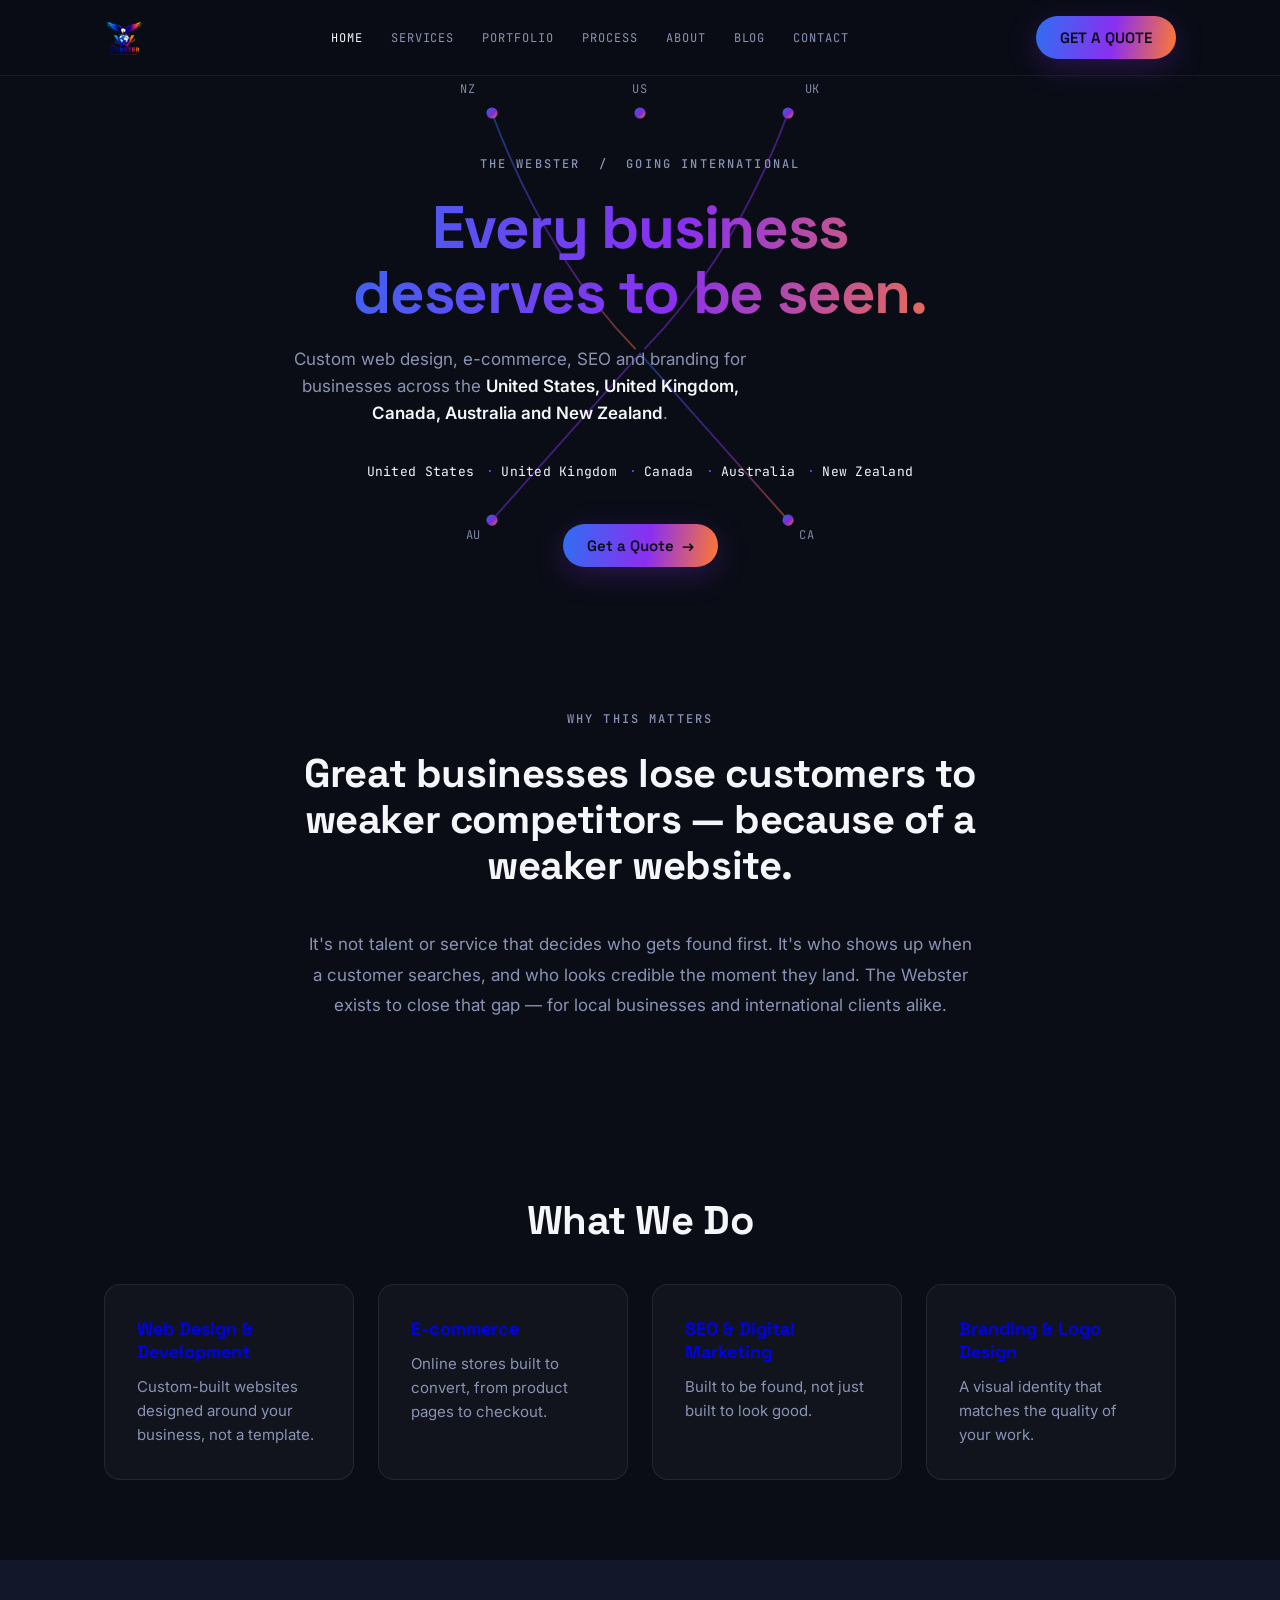
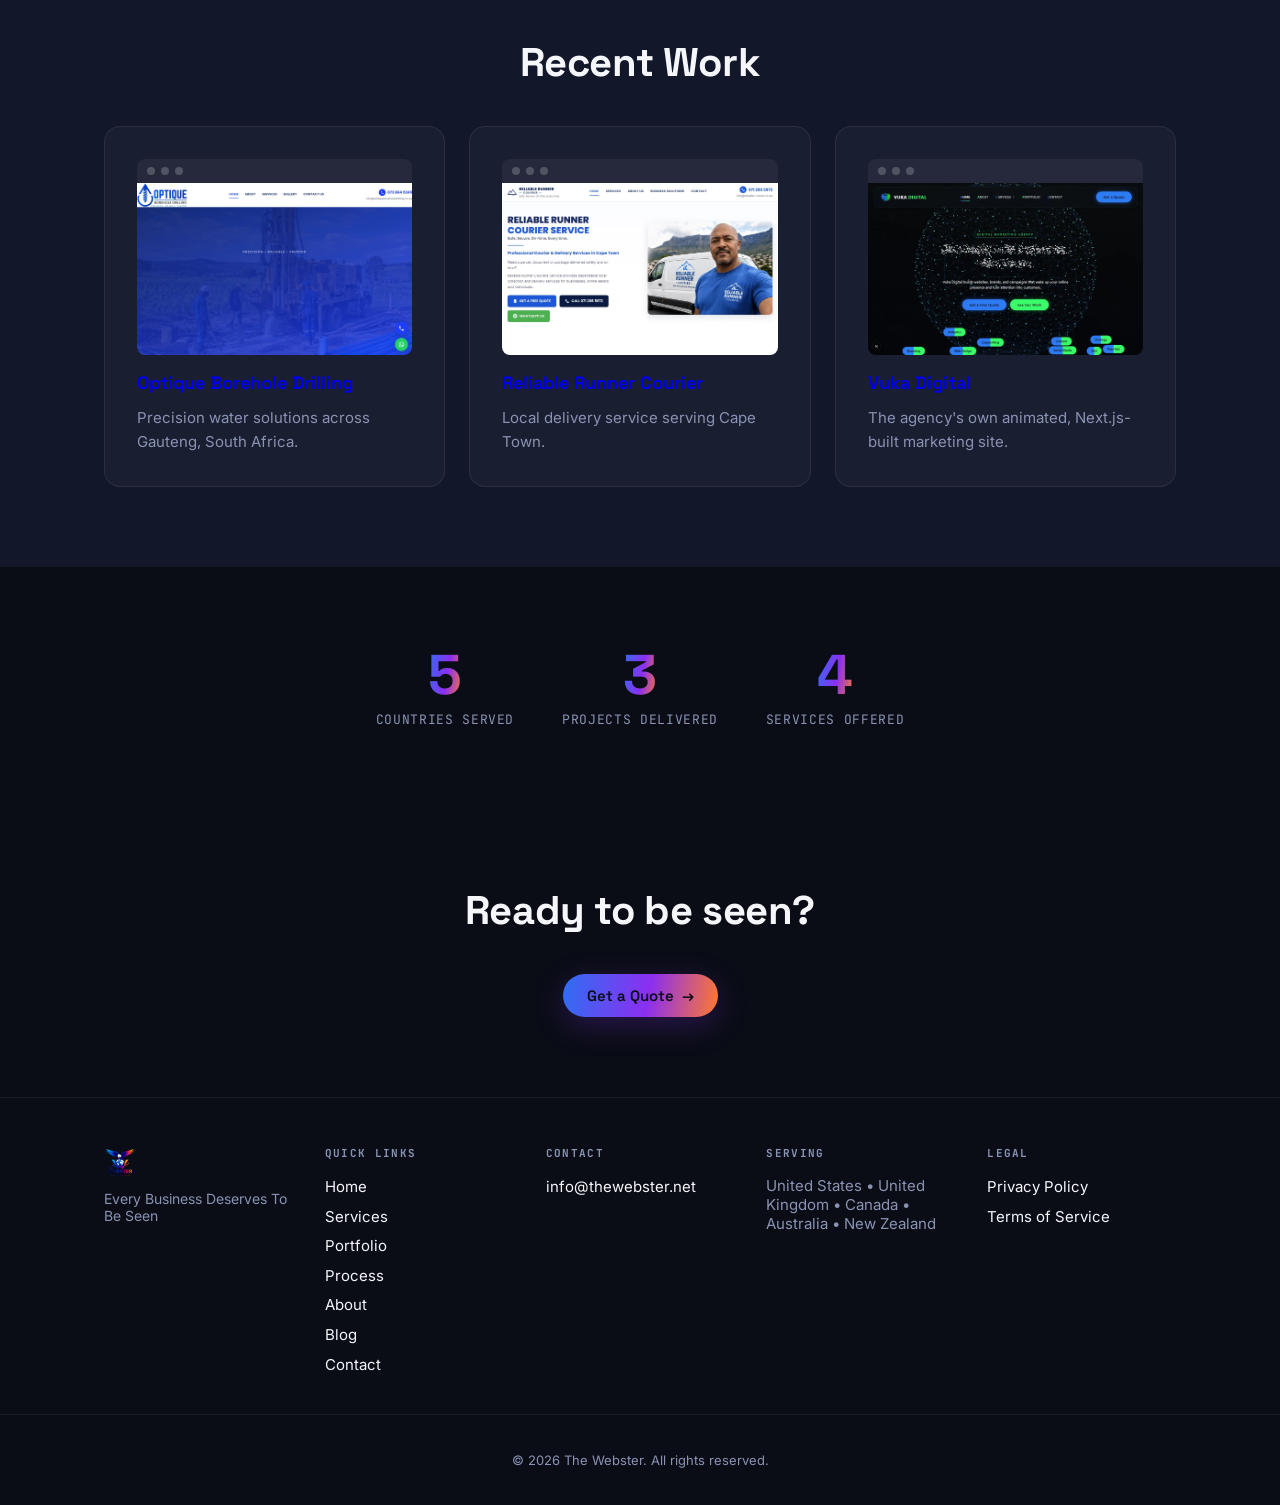
<file: index.html>
<!DOCTYPE html>
<html lang="en">
<head>
<meta charset="UTF-8">
<meta name="viewport" content="width=device-width, initial-scale=1.0">
<title>The Webster | Web Design & Digital Services</title>
<meta name="description" content="The Webster builds custom websites, e-commerce, SEO and branding for businesses across the US, UK, Canada, Australia and New Zealand. Every business deserves to be seen.">
<link rel="canonical" href="https://thewebster.net/">
<meta property="og:type" content="website">
<meta property="og:url" content="https://thewebster.net/">
<meta property="og:site_name" content="The Webster">
<meta property="og:title" content="The Webster | Web Design & Digital Services">
<meta property="og:description" content="The Webster builds custom websites, e-commerce, SEO and branding for businesses across the US, UK, Canada, Australia and New Zealand. Every business deserves to be seen.">
<meta property="og:image" content="https://thewebster.net/assets/og-image.png">
<meta name="twitter:card" content="summary_large_image">
<meta name="twitter:title" content="The Webster | Web Design & Digital Services">
<meta name="twitter:description" content="The Webster builds custom websites, e-commerce, SEO and branding for businesses across the US, UK, Canada, Australia and New Zealand. Every business deserves to be seen.">
<meta name="twitter:image" content="https://thewebster.net/assets/og-image.png">
<link rel="icon" type="image/webp" href="assets/logo.webp">
<link rel="preconnect" href="https://fonts.googleapis.com">
<link rel="preconnect" href="https://fonts.gstatic.com" crossorigin>
<link href="https://fonts.googleapis.com/css2?family=Space+Grotesk:wght@400;500;600;700&family=Inter:wght@400;500;600&family=JetBrains+Mono:wght@500&display=swap" rel="stylesheet">
<link rel="stylesheet" href="styles.css">
<script type="application/ld+json">
{
  "@context": "https://schema.org",
  "@type": "Organization",
  "name": "The Webster",
  "url": "https://thewebster.net/",
  "logo": "https://thewebster.net/assets/logo.webp",
  "description": "The Webster builds custom websites, e-commerce, SEO and branding for businesses across the US, UK, Canada, Australia and New Zealand."
}
</script>
</head>
<body>

<header class="site-header">
  <div class="container header-inner">
    <a href="index.html" class="logo"><img src="assets/logo.webp" alt="The Webster" class="logo-img"></a>
    <nav class="main-nav" id="mainNav">
      <a href="index.html" class="active">HOME</a>
      <a href="services.html">SERVICES</a>
      <a href="portfolio.html">PORTFOLIO</a>
      <a href="process.html">PROCESS</a>
      <a href="about.html">ABOUT</a>
      <a href="blog/index.html">BLOG</a>
      <a href="contact.html">CONTACT</a>
    </nav>
    <a href="contact.html" class="btn btn-primary header-cta">GET A QUOTE</a>
    <button class="nav-toggle" id="navToggle" aria-label="Toggle menu" aria-expanded="false">
      <span></span><span></span><span></span>
    </button>
  </div>
</header>

<section class="hero">
  <div class="network-map" aria-hidden="true">
    <svg viewBox="0 0 600 600" width="100%" height="100%" preserveAspectRatio="xMidYMid meet">
      <defs>
        <linearGradient id="netGradient" x1="0%" y1="0%" x2="100%" y2="100%">
          <stop offset="0%" stop-color="#2e6ff2"/>
          <stop offset="55%" stop-color="#8b2ff0"/>
          <stop offset="100%" stop-color="#ff7a2e"/>
        </linearGradient>
      </defs>
      <path class="net-path" d="M 300 40 Q 300 300 300 300"/>
      <path class="net-path" d="M 460 40 Q 400 200 300 300"/>
      <path class="net-path" d="M 460 480 Q 380 390 300 300"/>
      <path class="net-path" d="M 140 480 Q 220 390 300 300"/>
      <path class="net-path" d="M 140 40 Q 200 200 300 300"/>
      <g class="net-node" style="--delay:0s"><circle cx="300" cy="40" r="6"/><text x="300" y="18" text-anchor="middle">US</text></g>
      <g class="net-node" style="--delay:0.3s"><circle cx="460" cy="40" r="6"/><text x="478" y="18">UK</text></g>
      <g class="net-node" style="--delay:0.6s"><circle cx="460" cy="480" r="6"/><text x="472" y="500">CA</text></g>
      <g class="net-node" style="--delay:0.9s"><circle cx="140" cy="480" r="6"/><text x="128" y="500" text-anchor="end">AU</text></g>
      <g class="net-node" style="--delay:1.2s"><circle cx="140" cy="40" r="6"/><text x="122" y="18" text-anchor="end">NZ</text></g>
    </svg>
  </div>
  <div class="hero-content">
    <p class="eyebrow">The Webster &nbsp;/&nbsp; going international</p>
    <h1 class="headline">Every business<br>deserves to be seen.</h1>
    <p class="subhead">
      Custom web design, e-commerce, SEO and branding for businesses across the
      <strong>United States, United Kingdom, Canada, Australia and New Zealand</strong>.
    </p>
    <ul class="markets">
      <li>United States</li>
      <li>United Kingdom</li>
      <li>Canada</li>
      <li>Australia</li>
      <li>New Zealand</li>
    </ul>
    <a class="btn btn-primary" href="contact.html">Get a Quote &nbsp;→</a>
  </div>
</section>

<section class="section">
  <div class="container" style="max-width: 720px; text-align: center;">
    <p class="eyebrow reveal">Why This Matters</p>
    <h2 class="section-title reveal">Great businesses lose customers to weaker competitors — because of a weaker website.</h2>
    <p class="reveal" style="color: var(--muted); line-height: 1.8; font-size: 1.0625rem;">
      It's not talent or service that decides who gets found first. It's who shows up when a customer
      searches, and who looks credible the moment they land. The Webster exists to close that gap — for
      local businesses and international clients alike.
    </p>
  </div>
</section>

<section class="section">
  <div class="container">
    <h2 class="section-title reveal">What We Do</h2>
    <div class="card-grid">
      <a href="services.html#web-design" class="card reveal" style="text-decoration:none;">
        <h3>Web Design &amp; Development</h3>
        <p>Custom-built websites designed around your business, not a template.</p>
      </a>
      <a href="services.html#ecommerce" class="card reveal" style="text-decoration:none;">
        <h3>E-commerce</h3>
        <p>Online stores built to convert, from product pages to checkout.</p>
      </a>
      <a href="services.html#seo" class="card reveal" style="text-decoration:none;">
        <h3>SEO &amp; Digital Marketing</h3>
        <p>Built to be found, not just built to look good.</p>
      </a>
      <a href="services.html#branding" class="card reveal" style="text-decoration:none;">
        <h3>Branding &amp; Logo Design</h3>
        <p>A visual identity that matches the quality of your work.</p>
      </a>
    </div>
  </div>
</section>

<section class="section section-alt">
  <div class="container">
    <h2 class="section-title reveal">Recent Work</h2>
    <div class="card-grid">
      <a href="portfolio.html" class="card reveal" style="text-decoration:none;">
        <div class="browser-frame" style="margin-bottom:1rem;">
          <div class="browser-frame-bar"><span></span><span></span><span></span></div>
          <img src="assets/portfolio/optique-borehole-drilling.webp" alt="Optique Borehole Drilling website" width="1200" height="750" loading="lazy">
          <div class="frame-tags"><span>5 pages</span><span>Embedded map</span><span>Call/WhatsApp CTAs</span></div>
        </div>
        <h3>Optique Borehole Drilling</h3>
        <p>Precision water solutions across Gauteng, South Africa.</p>
      </a>
      <a href="portfolio.html" class="card reveal" style="text-decoration:none;">
        <div class="browser-frame" style="margin-bottom:1rem;">
          <div class="browser-frame-bar"><span></span><span></span><span></span></div>
          <img src="assets/portfolio/reliable-runner-courier.webp" alt="Reliable Runner Courier website" width="1200" height="750" loading="lazy">
          <div class="frame-tags"><span>Single-page site</span><span>Business-solutions section</span></div>
        </div>
        <h3>Reliable Runner Courier</h3>
        <p>Local delivery service serving Cape Town.</p>
      </a>
      <a href="portfolio.html" class="card reveal" style="text-decoration:none;">
        <div class="browser-frame" style="margin-bottom:1rem;">
          <div class="browser-frame-bar"><span></span><span></span><span></span></div>
          <img src="assets/portfolio/vuka-digital.webp" alt="Vuka Digital website" width="1200" height="750" loading="lazy">
          <div class="frame-tags"><span>Next.js</span><span>Animated visuals</span><span>Pricing page</span></div>
        </div>
        <h3>Vuka Digital</h3>
        <p>The agency's own animated, Next.js-built marketing site.</p>
      </a>
    </div>
  </div>
</section>

<section class="section">
  <div class="container">
    <div class="stats-strip">
      <div class="stat reveal">
        <span class="stat-number">5</span>
        <span class="stat-label">Countries Served</span>
      </div>
      <div class="stat reveal">
        <span class="stat-number">3</span>
        <span class="stat-label">Projects Delivered</span>
      </div>
      <div class="stat reveal">
        <span class="stat-number">4</span>
        <span class="stat-label">Services Offered</span>
      </div>
    </div>
  </div>
</section>

<section class="section" style="text-align:center;">
  <div class="container">
    <h2 class="section-title reveal">Ready to be seen?</h2>
    <a class="btn btn-primary reveal" href="contact.html">Get a Quote &nbsp;→</a>
  </div>
</section>

<footer class="site-footer">
  <div class="container footer-inner">
    <div class="footer-col">
      <a href="index.html" class="logo footer-logo"><img src="assets/logo.webp" alt="The Webster" class="logo-img"></a>
      <p class="footer-tagline">Every Business Deserves To Be Seen</p>
    </div>
    <div class="footer-col">
      <h4>QUICK LINKS</h4>
      <ul class="footer-links">
        <li><a href="index.html">Home</a></li>
        <li><a href="services.html">Services</a></li>
        <li><a href="portfolio.html">Portfolio</a></li>
        <li><a href="process.html">Process</a></li>
        <li><a href="about.html">About</a></li>
        <li><a href="blog/index.html">Blog</a></li>
        <li><a href="contact.html">Contact</a></li>
      </ul>
    </div>
    <div class="footer-col">
      <h4>CONTACT</h4>
      <ul class="footer-contact">
        <li><a href="mailto:info@thewebster.net">info@thewebster.net</a></li>
      </ul>
    </div>
    <div class="footer-col">
      <h4>SERVING</h4>
      <p class="footer-area">United States &bull; United Kingdom &bull; Canada &bull; Australia &bull; New Zealand</p>
    </div>
    <div class="footer-col">
      <h4>LEGAL</h4>
      <ul class="footer-links">
        <li><a href="privacy.html">Privacy Policy</a></li>
        <li><a href="terms.html">Terms of Service</a></li>
      </ul>
    </div>
  </div>
  <div class="footer-bottom">
    <div class="container">
      <p>&copy; <span id="year"></span> The Webster. All rights reserved.</p>
    </div>
  </div>
</footer>

<script src="script.js"></script>
<script>document.getElementById('year').textContent = new Date().getFullYear();</script>
</body>
</html>
</file>
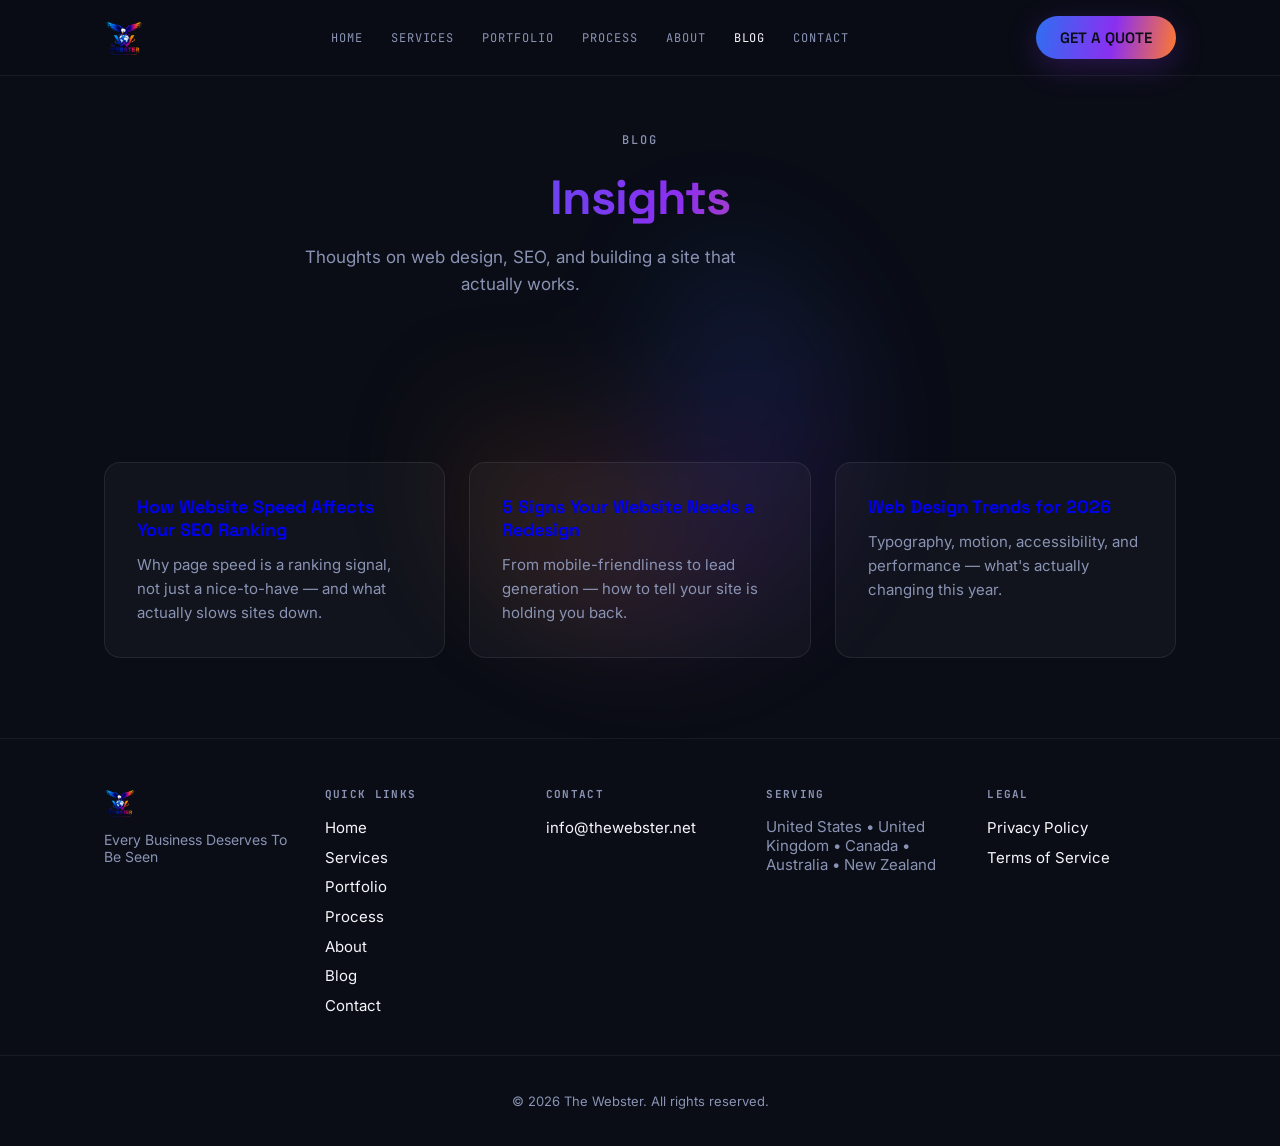
<file: blog/index.html>
<!DOCTYPE html>
<html lang="en">
<head>
<meta charset="UTF-8">
<meta name="viewport" content="width=device-width, initial-scale=1.0">
<title>Blog | The Webster</title>
<meta name="description" content="Insights on web design, SEO and building a website that works — from The Webster.">
<link rel="canonical" href="https://thewebster.net/blog/">
<meta property="og:type" content="website">
<meta property="og:url" content="https://thewebster.net/blog/">
<meta property="og:site_name" content="The Webster">
<meta property="og:title" content="Blog | The Webster">
<meta property="og:description" content="Insights on web design, SEO and building a website that works — from The Webster.">
<meta property="og:image" content="https://thewebster.net/assets/og-image.png">
<meta name="twitter:card" content="summary_large_image">
<meta name="twitter:title" content="Blog | The Webster">
<meta name="twitter:description" content="Insights on web design, SEO and building a website that works — from The Webster.">
<meta name="twitter:image" content="https://thewebster.net/assets/og-image.png">
<link rel="icon" type="image/webp" href="../assets/logo.webp">
<link rel="preconnect" href="https://fonts.googleapis.com">
<link rel="preconnect" href="https://fonts.gstatic.com" crossorigin>
<link href="https://fonts.googleapis.com/css2?family=Space+Grotesk:wght@400;500;600;700&family=Inter:wght@400;500;600&family=JetBrains+Mono:wght@500&display=swap" rel="stylesheet">
<link rel="stylesheet" href="../styles.css">
</head>
<body>

<header class="site-header">
  <div class="container header-inner">
    <a href="../index.html" class="logo"><img src="../assets/logo.webp" alt="The Webster" class="logo-img"></a>
    <nav class="main-nav" id="mainNav">
      <a href="../index.html">HOME</a>
      <a href="../services.html">SERVICES</a>
      <a href="../portfolio.html">PORTFOLIO</a>
      <a href="../process.html">PROCESS</a>
      <a href="../about.html">ABOUT</a>
      <a href="index.html" class="active">BLOG</a>
      <a href="../contact.html">CONTACT</a>
    </nav>
    <a href="../contact.html" class="btn btn-primary header-cta">GET A QUOTE</a>
    <button class="nav-toggle" id="navToggle" aria-label="Toggle menu" aria-expanded="false">
      <span></span><span></span><span></span>
    </button>
  </div>
</header>

<section class="hero hero--inner">
  <div class="orbit" aria-hidden="true"></div>
  <div class="hero-content">
    <p class="eyebrow">Blog</p>
    <h1 class="headline" style="font-size: clamp(2rem, 5vw, 3rem);">Insights</h1>
    <p class="subhead">Thoughts on web design, SEO, and building a site that actually works.</p>
  </div>
</section>

<section class="section">
  <div class="container">
    <div class="card-grid">
      <a href="website-speed-and-seo.html" class="card reveal" style="text-decoration:none;">
        <h3>How Website Speed Affects Your SEO Ranking</h3>
        <p>Why page speed is a ranking signal, not just a nice-to-have — and what actually slows sites down.</p>
      </a>
      <a href="signs-you-need-a-redesign.html" class="card reveal" style="text-decoration:none;">
        <h3>5 Signs Your Website Needs a Redesign</h3>
        <p>From mobile-friendliness to lead generation — how to tell your site is holding you back.</p>
      </a>
      <a href="2026-web-design-trends.html" class="card reveal" style="text-decoration:none;">
        <h3>Web Design Trends for 2026</h3>
        <p>Typography, motion, accessibility, and performance — what's actually changing this year.</p>
      </a>
    </div>
  </div>
</section>

<footer class="site-footer">
  <div class="container footer-inner">
    <div class="footer-col">
      <a href="../index.html" class="logo footer-logo"><img src="../assets/logo.webp" alt="The Webster" class="logo-img"></a>
      <p class="footer-tagline">Every Business Deserves To Be Seen</p>
    </div>
    <div class="footer-col">
      <h4>QUICK LINKS</h4>
      <ul class="footer-links">
        <li><a href="../index.html">Home</a></li>
        <li><a href="../services.html">Services</a></li>
        <li><a href="../portfolio.html">Portfolio</a></li>
        <li><a href="../process.html">Process</a></li>
        <li><a href="../about.html">About</a></li>
        <li><a href="index.html">Blog</a></li>
        <li><a href="../contact.html">Contact</a></li>
      </ul>
    </div>
    <div class="footer-col">
      <h4>CONTACT</h4>
      <ul class="footer-contact">
        <li><a href="mailto:info@thewebster.net">info@thewebster.net</a></li>
      </ul>
    </div>
    <div class="footer-col">
      <h4>SERVING</h4>
      <p class="footer-area">United States &bull; United Kingdom &bull; Canada &bull; Australia &bull; New Zealand</p>
    </div>
    <div class="footer-col">
      <h4>LEGAL</h4>
      <ul class="footer-links">
        <li><a href="../privacy.html">Privacy Policy</a></li>
        <li><a href="../terms.html">Terms of Service</a></li>
      </ul>
    </div>
  </div>
  <div class="footer-bottom">
    <div class="container">
      <p>&copy; <span id="year"></span> The Webster. All rights reserved.</p>
    </div>
  </div>
</footer>

<script src="../script.js"></script>
<script>document.getElementById('year').textContent = new Date().getFullYear();</script>
</body>
</html>
</file>
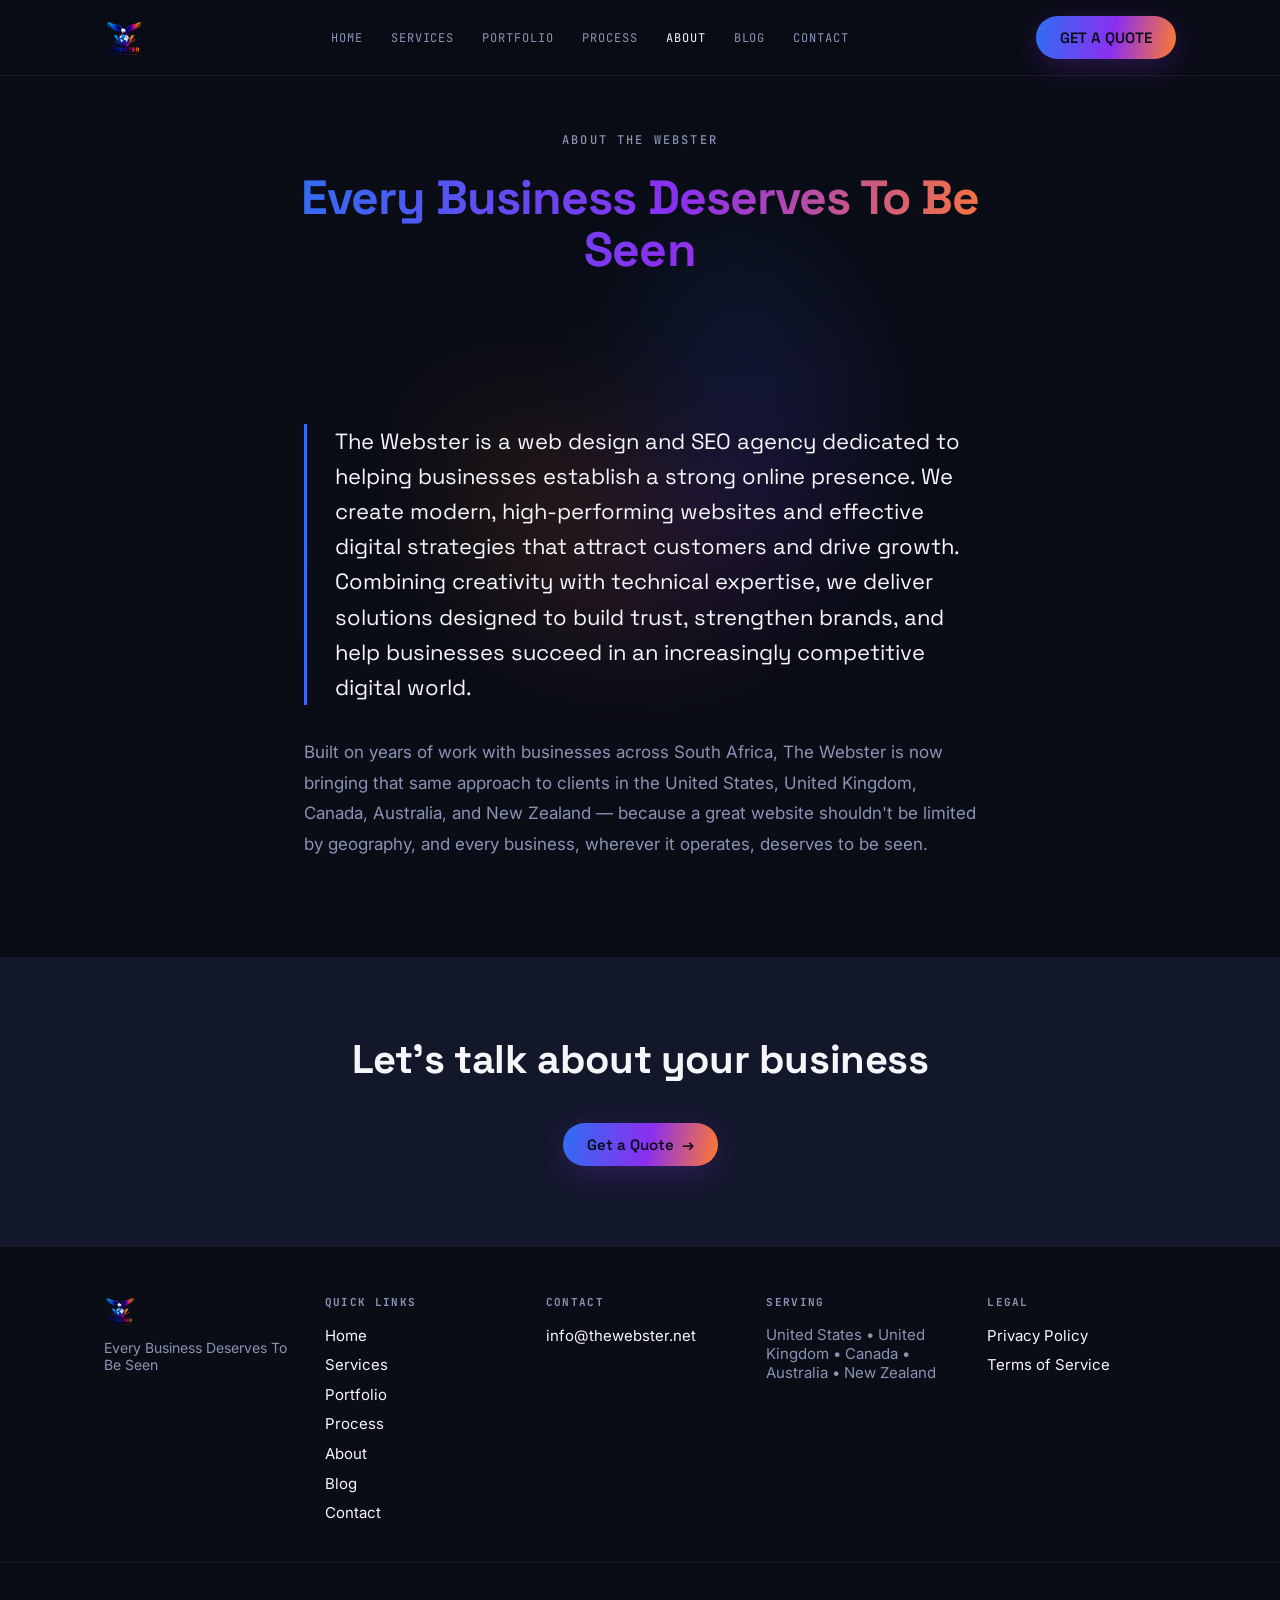
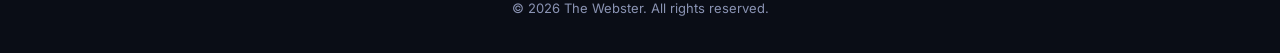
<file: about.html>
<!DOCTYPE html>
<html lang="en">
<head>
<meta charset="UTF-8">
<meta name="viewport" content="width=device-width, initial-scale=1.0">
<title>About | The Webster</title>
<meta name="description" content="The Webster is a web design and SEO agency helping businesses across the US, UK, Canada, Australia and New Zealand establish a strong online presence.">
<link rel="canonical" href="https://thewebster.net/about.html">
<meta property="og:type" content="website">
<meta property="og:url" content="https://thewebster.net/about.html">
<meta property="og:site_name" content="The Webster">
<meta property="og:title" content="About | The Webster">
<meta property="og:description" content="The Webster is a web design and SEO agency helping businesses across the US, UK, Canada, Australia and New Zealand establish a strong online presence.">
<meta property="og:image" content="https://thewebster.net/assets/og-image.png">
<meta name="twitter:card" content="summary_large_image">
<meta name="twitter:title" content="About | The Webster">
<meta name="twitter:description" content="The Webster is a web design and SEO agency helping businesses across the US, UK, Canada, Australia and New Zealand establish a strong online presence.">
<meta name="twitter:image" content="https://thewebster.net/assets/og-image.png">
<link rel="icon" type="image/webp" href="assets/logo.webp">
<link rel="preconnect" href="https://fonts.googleapis.com">
<link rel="preconnect" href="https://fonts.gstatic.com" crossorigin>
<link href="https://fonts.googleapis.com/css2?family=Space+Grotesk:wght@400;500;600;700&family=Inter:wght@400;500;600&family=JetBrains+Mono:wght@500&display=swap" rel="stylesheet">
<link rel="stylesheet" href="styles.css">
</head>
<body>

<header class="site-header">
  <div class="container header-inner">
    <a href="index.html" class="logo"><img src="assets/logo.webp" alt="The Webster" class="logo-img"></a>
    <nav class="main-nav" id="mainNav">
      <a href="index.html">HOME</a>
      <a href="services.html">SERVICES</a>
      <a href="portfolio.html">PORTFOLIO</a>
      <a href="process.html">PROCESS</a>
      <a href="about.html" class="active">ABOUT</a>
      <a href="blog/index.html">BLOG</a>
      <a href="contact.html">CONTACT</a>
    </nav>
    <a href="contact.html" class="btn btn-primary header-cta">GET A QUOTE</a>
    <button class="nav-toggle" id="navToggle" aria-label="Toggle menu" aria-expanded="false">
      <span></span><span></span><span></span>
    </button>
  </div>
</header>

<section class="hero hero--inner">
  <div class="orbit" aria-hidden="true"></div>
  <div class="hero-content">
    <p class="eyebrow">About The Webster</p>
    <h1 class="headline" style="font-size: clamp(2rem, 5vw, 3rem);">Every Business Deserves To Be Seen</h1>
  </div>
</section>

<section class="section">
  <div class="container" style="max-width: 720px;">
    <blockquote class="pull-quote reveal">
      The Webster is a web design and SEO agency dedicated to helping businesses establish a
      strong online presence. We create modern, high-performing websites and effective digital
      strategies that attract customers and drive growth. Combining creativity with technical
      expertise, we deliver solutions designed to build trust, strengthen brands, and help
      businesses succeed in an increasingly competitive digital world.
    </blockquote>
    <p class="reveal" style="color:var(--muted); line-height:1.8; font-size:1.0625rem; margin-top:1.5rem;">
      Built on years of work with businesses across South Africa, The Webster is now bringing
      that same approach to clients in the United States, United Kingdom, Canada, Australia, and
      New Zealand — because a great website shouldn't be limited by geography, and every
      business, wherever it operates, deserves to be seen.
    </p>
  </div>
</section>

<section class="section section-alt" style="text-align:center;">
  <div class="container">
    <h2 class="section-title reveal">Let's talk about your business</h2>
    <a class="btn btn-primary reveal" href="contact.html">Get a Quote &nbsp;→</a>
  </div>
</section>

<footer class="site-footer">
  <div class="container footer-inner">
    <div class="footer-col">
      <a href="index.html" class="logo footer-logo"><img src="assets/logo.webp" alt="The Webster" class="logo-img"></a>
      <p class="footer-tagline">Every Business Deserves To Be Seen</p>
    </div>
    <div class="footer-col">
      <h4>QUICK LINKS</h4>
      <ul class="footer-links">
        <li><a href="index.html">Home</a></li>
        <li><a href="services.html">Services</a></li>
        <li><a href="portfolio.html">Portfolio</a></li>
        <li><a href="process.html">Process</a></li>
        <li><a href="about.html">About</a></li>
        <li><a href="blog/index.html">Blog</a></li>
        <li><a href="contact.html">Contact</a></li>
      </ul>
    </div>
    <div class="footer-col">
      <h4>CONTACT</h4>
      <ul class="footer-contact">
        <li><a href="mailto:info@thewebster.net">info@thewebster.net</a></li>
      </ul>
    </div>
    <div class="footer-col">
      <h4>SERVING</h4>
      <p class="footer-area">United States &bull; United Kingdom &bull; Canada &bull; Australia &bull; New Zealand</p>
    </div>
    <div class="footer-col">
      <h4>LEGAL</h4>
      <ul class="footer-links">
        <li><a href="privacy.html">Privacy Policy</a></li>
        <li><a href="terms.html">Terms of Service</a></li>
      </ul>
    </div>
  </div>
  <div class="footer-bottom">
    <div class="container">
      <p>&copy; <span id="year"></span> The Webster. All rights reserved.</p>
    </div>
  </div>
</footer>

<script src="script.js"></script>
<script>document.getElementById('year').textContent = new Date().getFullYear();</script>
</body>
</html>
</file>
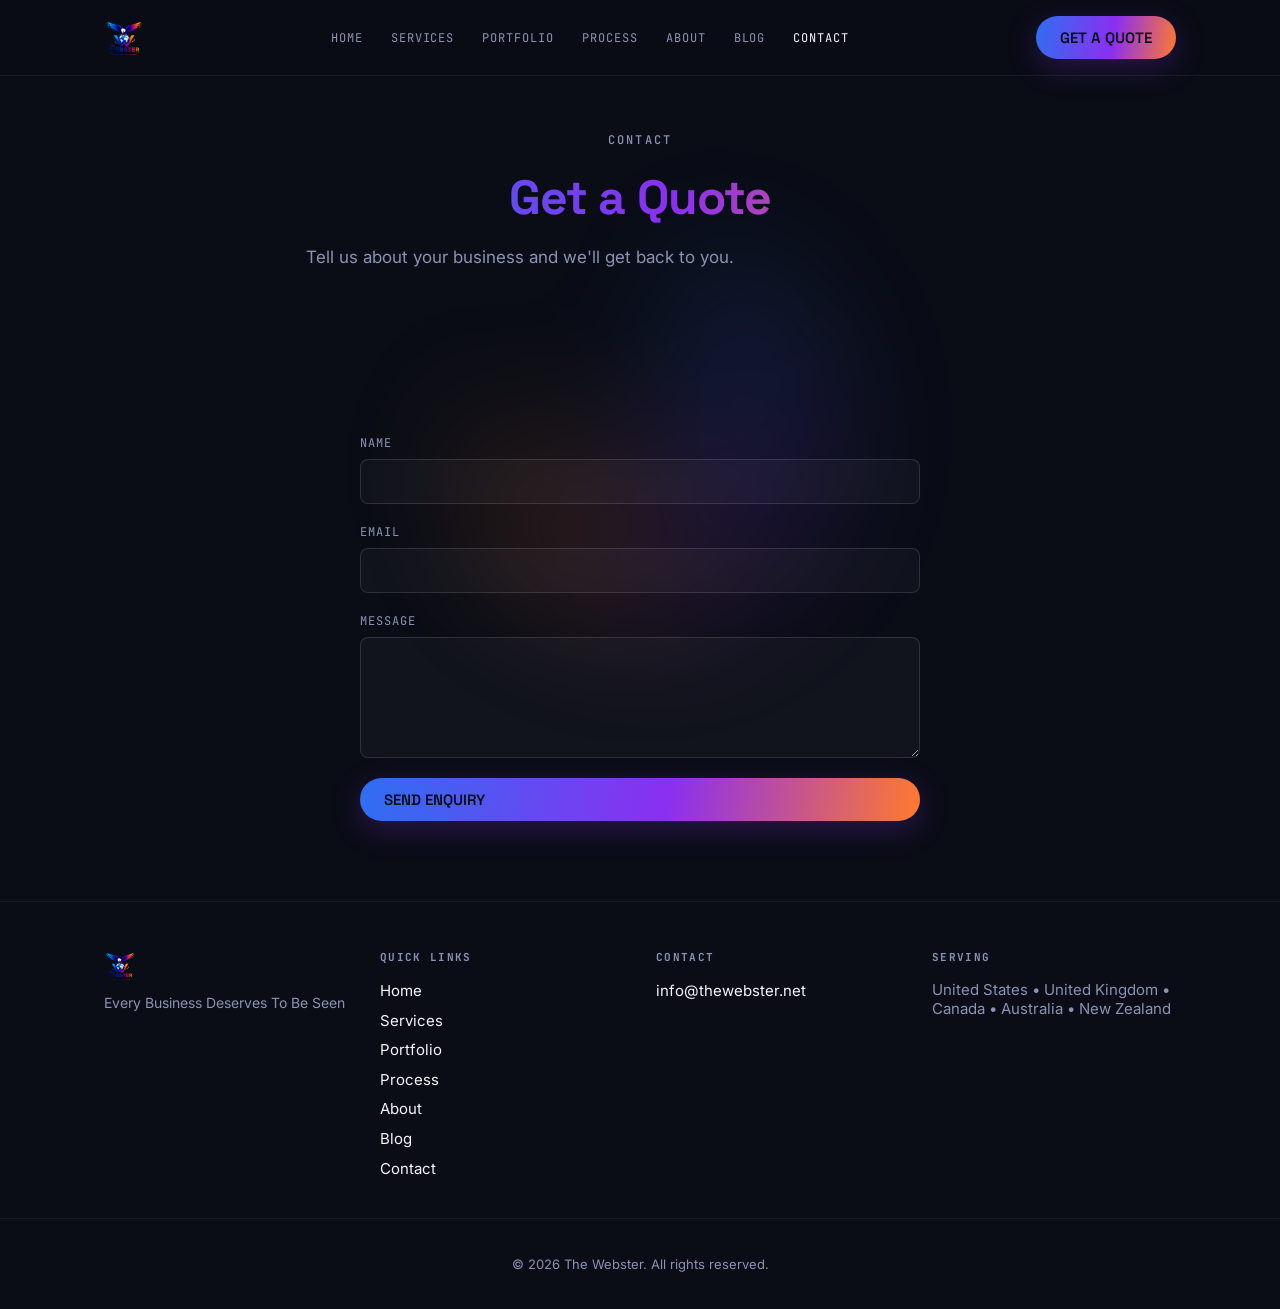
<file: contact.html>
<!DOCTYPE html>
<html lang="en">
<head>
<meta charset="UTF-8">
<meta name="viewport" content="width=device-width, initial-scale=1.0">
<title>Contact | The Webster</title>
<meta name="description" content="Get a quote from The Webster for your web design, e-commerce, SEO or branding project — serving the US, UK, Canada, Australia and New Zealand.">
<link rel="canonical" href="https://thewebster.net/contact.html">
<meta property="og:type" content="website">
<meta property="og:url" content="https://thewebster.net/contact.html">
<meta property="og:site_name" content="The Webster">
<meta property="og:title" content="Contact | The Webster">
<meta property="og:description" content="Get a quote from The Webster for your web design, e-commerce, SEO or branding project — serving the US, UK, Canada, Australia and New Zealand.">
<meta property="og:image" content="https://thewebster.net/assets/og-image.png">
<meta name="twitter:card" content="summary_large_image">
<meta name="twitter:title" content="Contact | The Webster">
<meta name="twitter:description" content="Get a quote from The Webster for your web design, e-commerce, SEO or branding project — serving the US, UK, Canada, Australia and New Zealand.">
<meta name="twitter:image" content="https://thewebster.net/assets/og-image.png">
<link rel="icon" type="image/webp" href="assets/logo.webp">
<link rel="preconnect" href="https://fonts.googleapis.com">
<link rel="preconnect" href="https://fonts.gstatic.com" crossorigin>
<link href="https://fonts.googleapis.com/css2?family=Space+Grotesk:wght@400;500;600;700&family=Inter:wght@400;500;600&family=JetBrains+Mono:wght@500&display=swap" rel="stylesheet">
<link rel="stylesheet" href="styles.css">
</head>
<body>

<header class="site-header">
  <div class="container header-inner">
    <a href="index.html" class="logo"><img src="assets/logo.webp" alt="The Webster" class="logo-img"></a>
    <nav class="main-nav" id="mainNav">
      <a href="index.html">HOME</a>
      <a href="services.html">SERVICES</a>
      <a href="portfolio.html">PORTFOLIO</a>
      <a href="process.html">PROCESS</a>
      <a href="about.html">ABOUT</a>
      <a href="blog/index.html">BLOG</a>
      <a href="contact.html" class="active">CONTACT</a>
    </nav>
    <a href="contact.html" class="btn btn-primary header-cta">GET A QUOTE</a>
    <button class="nav-toggle" id="navToggle" aria-label="Toggle menu" aria-expanded="false">
      <span></span><span></span><span></span>
    </button>
  </div>
</header>

<section class="hero hero--inner">
  <div class="orbit" aria-hidden="true"></div>
  <div class="hero-content">
    <p class="eyebrow">Contact</p>
    <h1 class="headline" style="font-size: clamp(2rem, 5vw, 3rem);">Get a Quote</h1>
    <p class="subhead">Tell us about your business and we'll get back to you.</p>
  </div>
</section>

<section class="section">
  <div class="container">
    <form class="contact-form reveal" id="contactForm" action="contact-handler.php" method="POST">
      <p class="form-success">Thanks — we've received your enquiry and will be in touch shortly.</p>
      <p class="form-error">Something went wrong — please check your details and try again, or email us directly at <a href="mailto:info@thewebster.net" style="color:inherit;">info@thewebster.net</a>.</p>

      <div class="form-field">
        <label for="name">Name</label>
        <input type="text" id="name" name="name" required>
      </div>
      <div class="form-field">
        <label for="email">Email</label>
        <input type="email" id="email" name="email" required>
      </div>
      <div class="form-field">
        <label for="message">Message</label>
        <textarea id="message" name="message" rows="5" required></textarea>
      </div>
      <div class="form-field honeypot" aria-hidden="true">
        <label for="website">Website</label>
        <input type="text" id="website" name="website" tabindex="-1" autocomplete="off">
      </div>
      <button type="submit" class="btn btn-primary">SEND ENQUIRY</button>
    </form>
  </div>
</section>

<footer class="site-footer">
  <div class="container footer-inner">
    <div class="footer-col">
      <a href="index.html" class="logo footer-logo"><img src="assets/logo.webp" alt="The Webster" class="logo-img"></a>
      <p class="footer-tagline">Every Business Deserves To Be Seen</p>
    </div>
    <div class="footer-col">
      <h4>QUICK LINKS</h4>
      <ul class="footer-links">
        <li><a href="index.html">Home</a></li>
        <li><a href="services.html">Services</a></li>
        <li><a href="portfolio.html">Portfolio</a></li>
        <li><a href="process.html">Process</a></li>
        <li><a href="about.html">About</a></li>
        <li><a href="blog/index.html">Blog</a></li>
        <li><a href="contact.html">Contact</a></li>
      </ul>
    </div>
    <div class="footer-col">
      <h4>CONTACT</h4>
      <ul class="footer-contact">
        <li><a href="mailto:info@thewebster.net">info@thewebster.net</a></li>
      </ul>
    </div>
    <div class="footer-col">
      <h4>SERVING</h4>
      <p class="footer-area">United States &bull; United Kingdom &bull; Canada &bull; Australia &bull; New Zealand</p>
    </div>
  </div>
  <div class="footer-bottom">
    <div class="container">
      <p>&copy; <span id="year"></span> The Webster. All rights reserved.</p>
    </div>
  </div>
</footer>

<script src="script.js"></script>
<script>document.getElementById('year').textContent = new Date().getFullYear();</script>
</body>
</html>
</file>
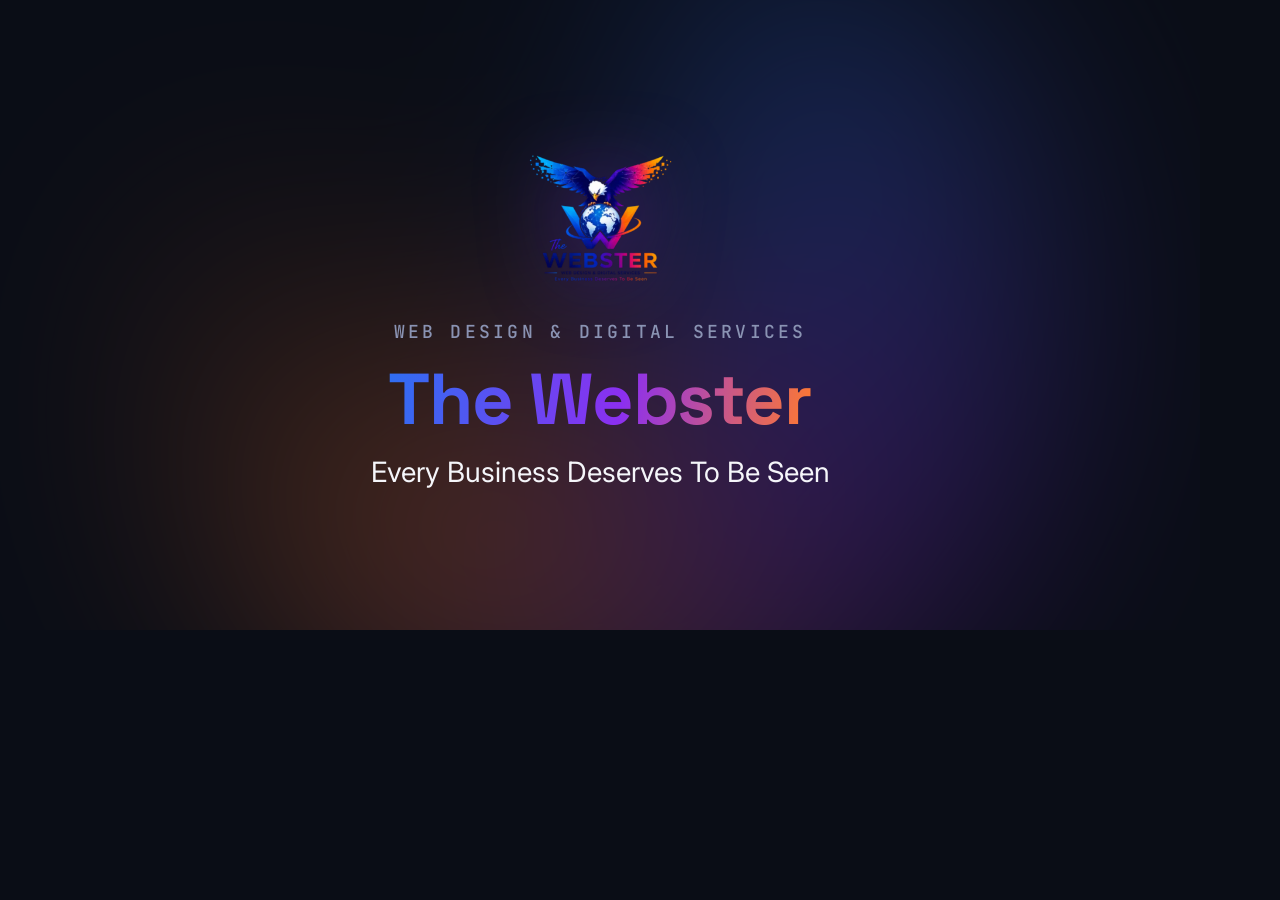
<file: og-image-source.html>
<!DOCTYPE html>
<html>
<head>
<meta charset="UTF-8">
<title>OG Image Source</title>
<link rel="preconnect" href="https://fonts.googleapis.com">
<link rel="preconnect" href="https://fonts.gstatic.com" crossorigin>
<link href="https://fonts.googleapis.com/css2?family=Space+Grotesk:wght@700&family=Inter:wght@400;500&family=JetBrains+Mono:wght@500&display=swap" rel="stylesheet">
<style>
  * { margin: 0; padding: 0; box-sizing: border-box; }
  html, body {
    width: 1200px;
    height: 630px;
    background: #0a0d16;
    overflow: hidden;
  }
  .stage {
    position: relative;
    width: 1200px;
    height: 630px;
    display: flex;
    flex-direction: column;
    align-items: center;
    justify-content: center;
    text-align: center;
  }
  .glow {
    position: absolute;
    top: 50%;
    left: 50%;
    width: 900px;
    height: 900px;
    transform: translate(-50%, -50%);
    border-radius: 50%;
    background: conic-gradient(from 0deg, transparent 0deg, #2e6ff2 40deg, #8b2ff0 130deg, #ff7a2e 220deg, transparent 300deg);
    filter: blur(120px);
    opacity: 0.28;
  }
  .logo {
    position: relative;
    width: 150px;
    height: 150px;
    object-fit: contain;
    margin-bottom: 28px;
    filter: drop-shadow(0 8px 40px rgba(139, 47, 240, 0.35));
  }
  .eyebrow {
    position: relative;
    font-family: 'JetBrains Mono', monospace;
    font-size: 18px;
    font-weight: 500;
    letter-spacing: 0.18em;
    text-transform: uppercase;
    color: #8a93b3;
    margin-bottom: 20px;
  }
  .wordmark {
    position: relative;
    font-family: 'Space Grotesk', sans-serif;
    font-weight: 700;
    font-size: 72px;
    line-height: 1;
    letter-spacing: -0.02em;
    background: linear-gradient(100deg, #2e6ff2 0%, #8b2ff0 55%, #ff7a2e 100%);
    -webkit-background-clip: text;
    background-clip: text;
    color: transparent;
    margin-bottom: 20px;
  }
  .tagline {
    position: relative;
    font-family: 'Inter', system-ui, sans-serif;
    font-size: 28px;
    color: #f5f6fa;
  }
</style>
</head>
<body>
  <div class="stage">
    <div class="glow"></div>
    <img class="logo" src="assets/logo.webp" alt="">
    <p class="eyebrow">Web Design &amp; Digital Services</p>
    <h1 class="wordmark">The Webster</h1>
    <p class="tagline">Every Business Deserves To Be Seen</p>
  </div>
</body>
</html>
</file>
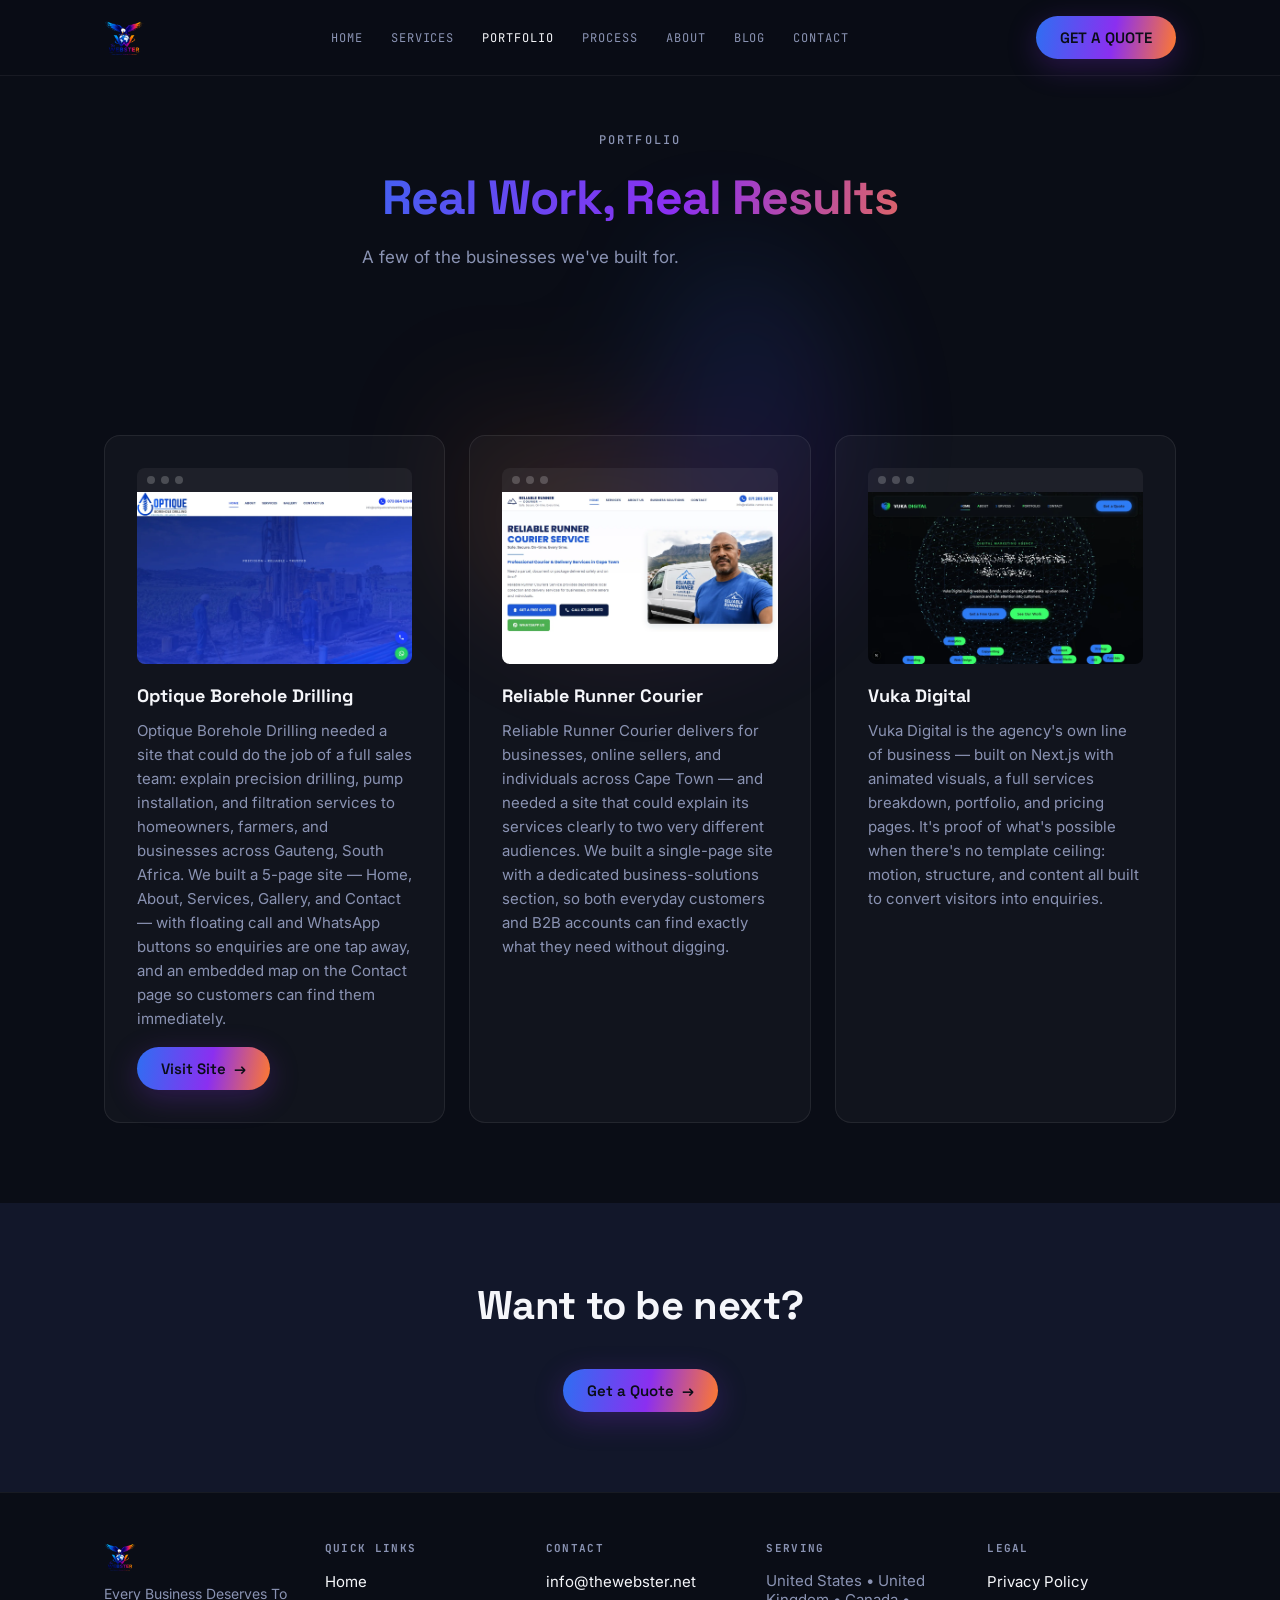
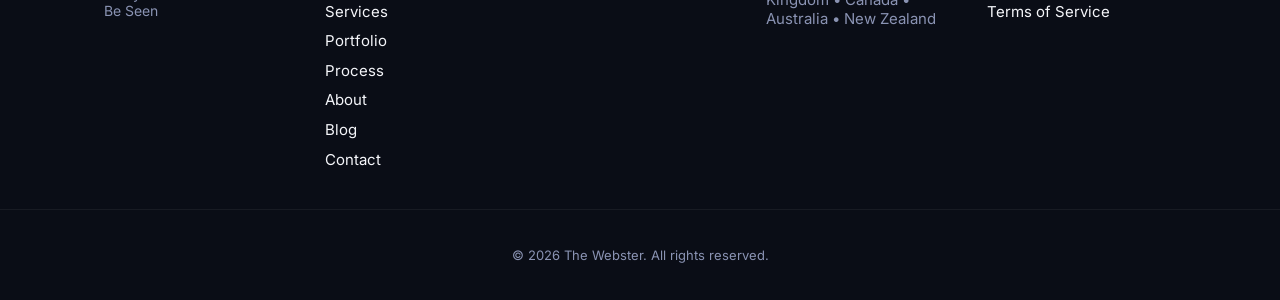
<file: portfolio.html>
<!DOCTYPE html>
<html lang="en">
<head>
<meta charset="UTF-8">
<meta name="viewport" content="width=device-width, initial-scale=1.0">
<title>Portfolio | The Webster</title>
<meta name="description" content="Real websites built by The Webster — Optique Borehole Drilling, Reliable Runner Courier, and Vuka Digital.">
<link rel="canonical" href="https://thewebster.net/portfolio.html">
<meta property="og:type" content="website">
<meta property="og:url" content="https://thewebster.net/portfolio.html">
<meta property="og:site_name" content="The Webster">
<meta property="og:title" content="Portfolio | The Webster">
<meta property="og:description" content="Real websites built by The Webster — Optique Borehole Drilling, Reliable Runner Courier, and Vuka Digital.">
<meta property="og:image" content="https://thewebster.net/assets/og-image.png">
<meta name="twitter:card" content="summary_large_image">
<meta name="twitter:title" content="Portfolio | The Webster">
<meta name="twitter:description" content="Real websites built by The Webster — Optique Borehole Drilling, Reliable Runner Courier, and Vuka Digital.">
<meta name="twitter:image" content="https://thewebster.net/assets/og-image.png">
<link rel="icon" type="image/webp" href="assets/logo.webp">
<link rel="preconnect" href="https://fonts.googleapis.com">
<link rel="preconnect" href="https://fonts.gstatic.com" crossorigin>
<link href="https://fonts.googleapis.com/css2?family=Space+Grotesk:wght@400;500;600;700&family=Inter:wght@400;500;600&family=JetBrains+Mono:wght@500&display=swap" rel="stylesheet">
<link rel="stylesheet" href="styles.css">
</head>
<body>

<header class="site-header">
  <div class="container header-inner">
    <a href="index.html" class="logo"><img src="assets/logo.webp" alt="The Webster" class="logo-img"></a>
    <nav class="main-nav" id="mainNav">
      <a href="index.html">HOME</a>
      <a href="services.html">SERVICES</a>
      <a href="portfolio.html" class="active">PORTFOLIO</a>
      <a href="process.html">PROCESS</a>
      <a href="about.html">ABOUT</a>
      <a href="blog/index.html">BLOG</a>
      <a href="contact.html">CONTACT</a>
    </nav>
    <a href="contact.html" class="btn btn-primary header-cta">GET A QUOTE</a>
    <button class="nav-toggle" id="navToggle" aria-label="Toggle menu" aria-expanded="false">
      <span></span><span></span><span></span>
    </button>
  </div>
</header>

<section class="hero hero--inner">
  <div class="orbit" aria-hidden="true"></div>
  <div class="hero-content">
    <p class="eyebrow">Portfolio</p>
    <h1 class="headline" style="font-size: clamp(2rem, 5vw, 3rem);">Real Work, Real Results</h1>
    <p class="subhead">A few of the businesses we've built for.</p>
  </div>
</section>

<section class="section">
  <div class="container">
    <div class="card-grid" style="grid-template-columns: repeat(auto-fit, minmax(300px, 1fr));">
      <div class="card reveal">
        <div class="browser-frame" style="margin-bottom:1.25rem;">
          <div class="browser-frame-bar"><span></span><span></span><span></span></div>
          <img src="assets/portfolio/optique-borehole-drilling.webp" alt="Optique Borehole Drilling website" width="1200" height="750" loading="lazy">
          <div class="frame-tags"><span>5 pages</span><span>Embedded map</span><span>Call/WhatsApp CTAs</span></div>
        </div>
        <h3>Optique Borehole Drilling</h3>
        <p>
          Optique Borehole Drilling needed a site that could do the job of a full sales team:
          explain precision drilling, pump installation, and filtration services to homeowners,
          farmers, and businesses across Gauteng, South Africa. We built a 5-page site — Home,
          About, Services, Gallery, and Contact — with floating call and WhatsApp buttons so
          enquiries are one tap away, and an embedded map on the Contact page so customers can
          find them immediately.
        </p>
        <a class="btn btn-primary" href="https://optiqueboreholedrilling.co.za" target="_blank" rel="noopener" style="margin-top:1rem;">Visit Site &nbsp;→</a>
      </div>
      <div class="card reveal">
        <div class="browser-frame" style="margin-bottom:1.25rem;">
          <div class="browser-frame-bar"><span></span><span></span><span></span></div>
          <img src="assets/portfolio/reliable-runner-courier.webp" alt="Reliable Runner Courier website" width="1200" height="750" loading="lazy">
          <div class="frame-tags"><span>Single-page site</span><span>Business-solutions section</span></div>
        </div>
        <h3>Reliable Runner Courier</h3>
        <p>
          Reliable Runner Courier delivers for businesses, online sellers, and individuals across
          Cape Town — and needed a site that could explain its services clearly to two very
          different audiences. We built a single-page site with a dedicated business-solutions
          section, so both everyday customers and B2B accounts can find exactly what they need
          without digging.
        </p>
      </div>
      <div class="card reveal">
        <div class="browser-frame" style="margin-bottom:1.25rem;">
          <div class="browser-frame-bar"><span></span><span></span><span></span></div>
          <img src="assets/portfolio/vuka-digital.webp" alt="Vuka Digital website" width="1200" height="750" loading="lazy">
          <div class="frame-tags"><span>Next.js</span><span>Animated visuals</span><span>Pricing page</span></div>
        </div>
        <h3>Vuka Digital</h3>
        <p>
          Vuka Digital is the agency's own line of business — built on Next.js with animated
          visuals, a full services breakdown, portfolio, and pricing pages. It's proof of what's
          possible when there's no template ceiling: motion, structure, and content all built to
          convert visitors into enquiries.
        </p>
      </div>
    </div>
  </div>
</section>

<section class="section section-alt" style="text-align:center;">
  <div class="container">
    <h2 class="section-title reveal">Want to be next?</h2>
    <a class="btn btn-primary reveal" href="contact.html">Get a Quote &nbsp;→</a>
  </div>
</section>

<footer class="site-footer">
  <div class="container footer-inner">
    <div class="footer-col">
      <a href="index.html" class="logo footer-logo"><img src="assets/logo.webp" alt="The Webster" class="logo-img"></a>
      <p class="footer-tagline">Every Business Deserves To Be Seen</p>
    </div>
    <div class="footer-col">
      <h4>QUICK LINKS</h4>
      <ul class="footer-links">
        <li><a href="index.html">Home</a></li>
        <li><a href="services.html">Services</a></li>
        <li><a href="portfolio.html">Portfolio</a></li>
        <li><a href="process.html">Process</a></li>
        <li><a href="about.html">About</a></li>
        <li><a href="blog/index.html">Blog</a></li>
        <li><a href="contact.html">Contact</a></li>
      </ul>
    </div>
    <div class="footer-col">
      <h4>CONTACT</h4>
      <ul class="footer-contact">
        <li><a href="mailto:info@thewebster.net">info@thewebster.net</a></li>
      </ul>
    </div>
    <div class="footer-col">
      <h4>SERVING</h4>
      <p class="footer-area">United States &bull; United Kingdom &bull; Canada &bull; Australia &bull; New Zealand</p>
    </div>
    <div class="footer-col">
      <h4>LEGAL</h4>
      <ul class="footer-links">
        <li><a href="privacy.html">Privacy Policy</a></li>
        <li><a href="terms.html">Terms of Service</a></li>
      </ul>
    </div>
  </div>
  <div class="footer-bottom">
    <div class="container">
      <p>&copy; <span id="year"></span> The Webster. All rights reserved.</p>
    </div>
  </div>
</footer>

<script src="script.js"></script>
<script>document.getElementById('year').textContent = new Date().getFullYear();</script>
</body>
</html>
</file>
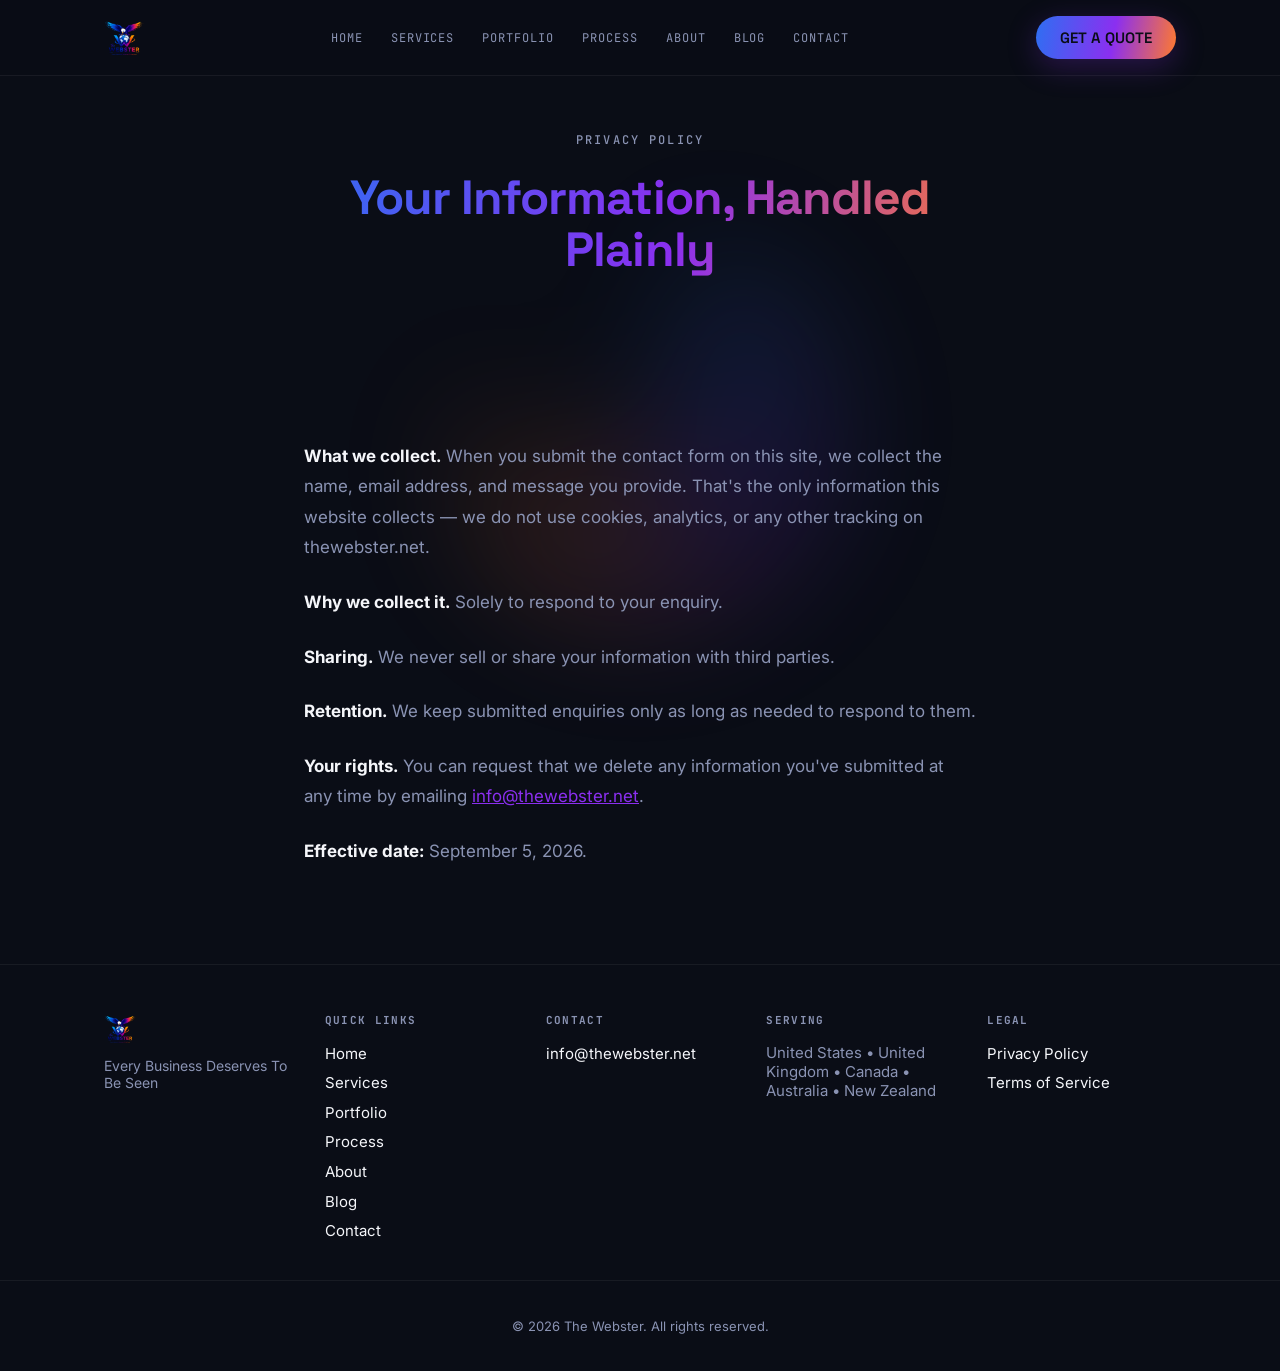
<file: privacy.html>
<!DOCTYPE html>
<html lang="en">
<head>
<meta charset="UTF-8">
<meta name="viewport" content="width=device-width, initial-scale=1.0">
<title>Privacy Policy | The Webster</title>
<meta name="description" content="How The Webster collects, uses, and protects information submitted through this website.">
<link rel="canonical" href="https://thewebster.net/privacy.html">
<meta property="og:type" content="website">
<meta property="og:url" content="https://thewebster.net/privacy.html">
<meta property="og:site_name" content="The Webster">
<meta property="og:title" content="Privacy Policy | The Webster">
<meta property="og:description" content="How The Webster collects, uses, and protects information submitted through this website.">
<meta property="og:image" content="https://thewebster.net/assets/og-image.png">
<meta name="twitter:card" content="summary_large_image">
<meta name="twitter:title" content="Privacy Policy | The Webster">
<meta name="twitter:description" content="How The Webster collects, uses, and protects information submitted through this website.">
<meta name="twitter:image" content="https://thewebster.net/assets/og-image.png">
<link rel="icon" type="image/webp" href="assets/logo.webp">
<link rel="preconnect" href="https://fonts.googleapis.com">
<link rel="preconnect" href="https://fonts.gstatic.com" crossorigin>
<link href="https://fonts.googleapis.com/css2?family=Space+Grotesk:wght@400;500;600;700&family=Inter:wght@400;500;600&family=JetBrains+Mono:wght@500&display=swap" rel="stylesheet">
<link rel="stylesheet" href="styles.css">
</head>
<body>

<header class="site-header">
  <div class="container header-inner">
    <a href="index.html" class="logo"><img src="assets/logo.webp" alt="The Webster" class="logo-img"></a>
    <nav class="main-nav" id="mainNav">
      <a href="index.html">HOME</a>
      <a href="services.html">SERVICES</a>
      <a href="portfolio.html">PORTFOLIO</a>
      <a href="process.html">PROCESS</a>
      <a href="about.html">ABOUT</a>
      <a href="blog/index.html">BLOG</a>
      <a href="contact.html">CONTACT</a>
    </nav>
    <a href="contact.html" class="btn btn-primary header-cta">GET A QUOTE</a>
    <button class="nav-toggle" id="navToggle" aria-label="Toggle menu" aria-expanded="false">
      <span></span><span></span><span></span>
    </button>
  </div>
</header>

<section class="hero hero--inner">
  <div class="orbit" aria-hidden="true"></div>
  <div class="hero-content">
    <p class="eyebrow">Privacy Policy</p>
    <h1 class="headline" style="font-size: clamp(2rem, 5vw, 3rem);">Your Information, Handled Plainly</h1>
  </div>
</section>

<section class="section">
  <div class="container" style="max-width: 720px;">
    <div class="reveal" style="color:var(--muted); line-height:1.8; font-size:1.0625rem;">
      <p style="margin-bottom:1.5rem;"><strong style="color:var(--text);">What we collect.</strong> When you submit the contact form on this site, we collect the name, email address, and message you provide. That's the only information this website collects — we do not use cookies, analytics, or any other tracking on thewebster.net.</p>
      <p style="margin-bottom:1.5rem;"><strong style="color:var(--text);">Why we collect it.</strong> Solely to respond to your enquiry.</p>
      <p style="margin-bottom:1.5rem;"><strong style="color:var(--text);">Sharing.</strong> We never sell or share your information with third parties.</p>
      <p style="margin-bottom:1.5rem;"><strong style="color:var(--text);">Retention.</strong> We keep submitted enquiries only as long as needed to respond to them.</p>
      <p style="margin-bottom:1.5rem;"><strong style="color:var(--text);">Your rights.</strong> You can request that we delete any information you've submitted at any time by emailing <a href="mailto:info@thewebster.net" style="color:var(--violet);">info@thewebster.net</a>.</p>
      <p><strong style="color:var(--text);">Effective date:</strong> September 5, 2026.</p>
    </div>
  </div>
</section>

<footer class="site-footer">
  <div class="container footer-inner">
    <div class="footer-col">
      <a href="index.html" class="logo footer-logo"><img src="assets/logo.webp" alt="The Webster" class="logo-img"></a>
      <p class="footer-tagline">Every Business Deserves To Be Seen</p>
    </div>
    <div class="footer-col">
      <h4>QUICK LINKS</h4>
      <ul class="footer-links">
        <li><a href="index.html">Home</a></li>
        <li><a href="services.html">Services</a></li>
        <li><a href="portfolio.html">Portfolio</a></li>
        <li><a href="process.html">Process</a></li>
        <li><a href="about.html">About</a></li>
        <li><a href="blog/index.html">Blog</a></li>
        <li><a href="contact.html">Contact</a></li>
      </ul>
    </div>
    <div class="footer-col">
      <h4>CONTACT</h4>
      <ul class="footer-contact">
        <li><a href="mailto:info@thewebster.net">info@thewebster.net</a></li>
      </ul>
    </div>
    <div class="footer-col">
      <h4>SERVING</h4>
      <p class="footer-area">United States &bull; United Kingdom &bull; Canada &bull; Australia &bull; New Zealand</p>
    </div>
    <div class="footer-col">
      <h4>LEGAL</h4>
      <ul class="footer-links">
        <li><a href="privacy.html">Privacy Policy</a></li>
        <li><a href="terms.html">Terms of Service</a></li>
      </ul>
    </div>
  </div>
  <div class="footer-bottom">
    <div class="container">
      <p>&copy; <span id="year"></span> The Webster. All rights reserved.</p>
    </div>
  </div>
</footer>

<script src="script.js"></script>
<script>document.getElementById('year').textContent = new Date().getFullYear();</script>
</body>
</html>
</file>
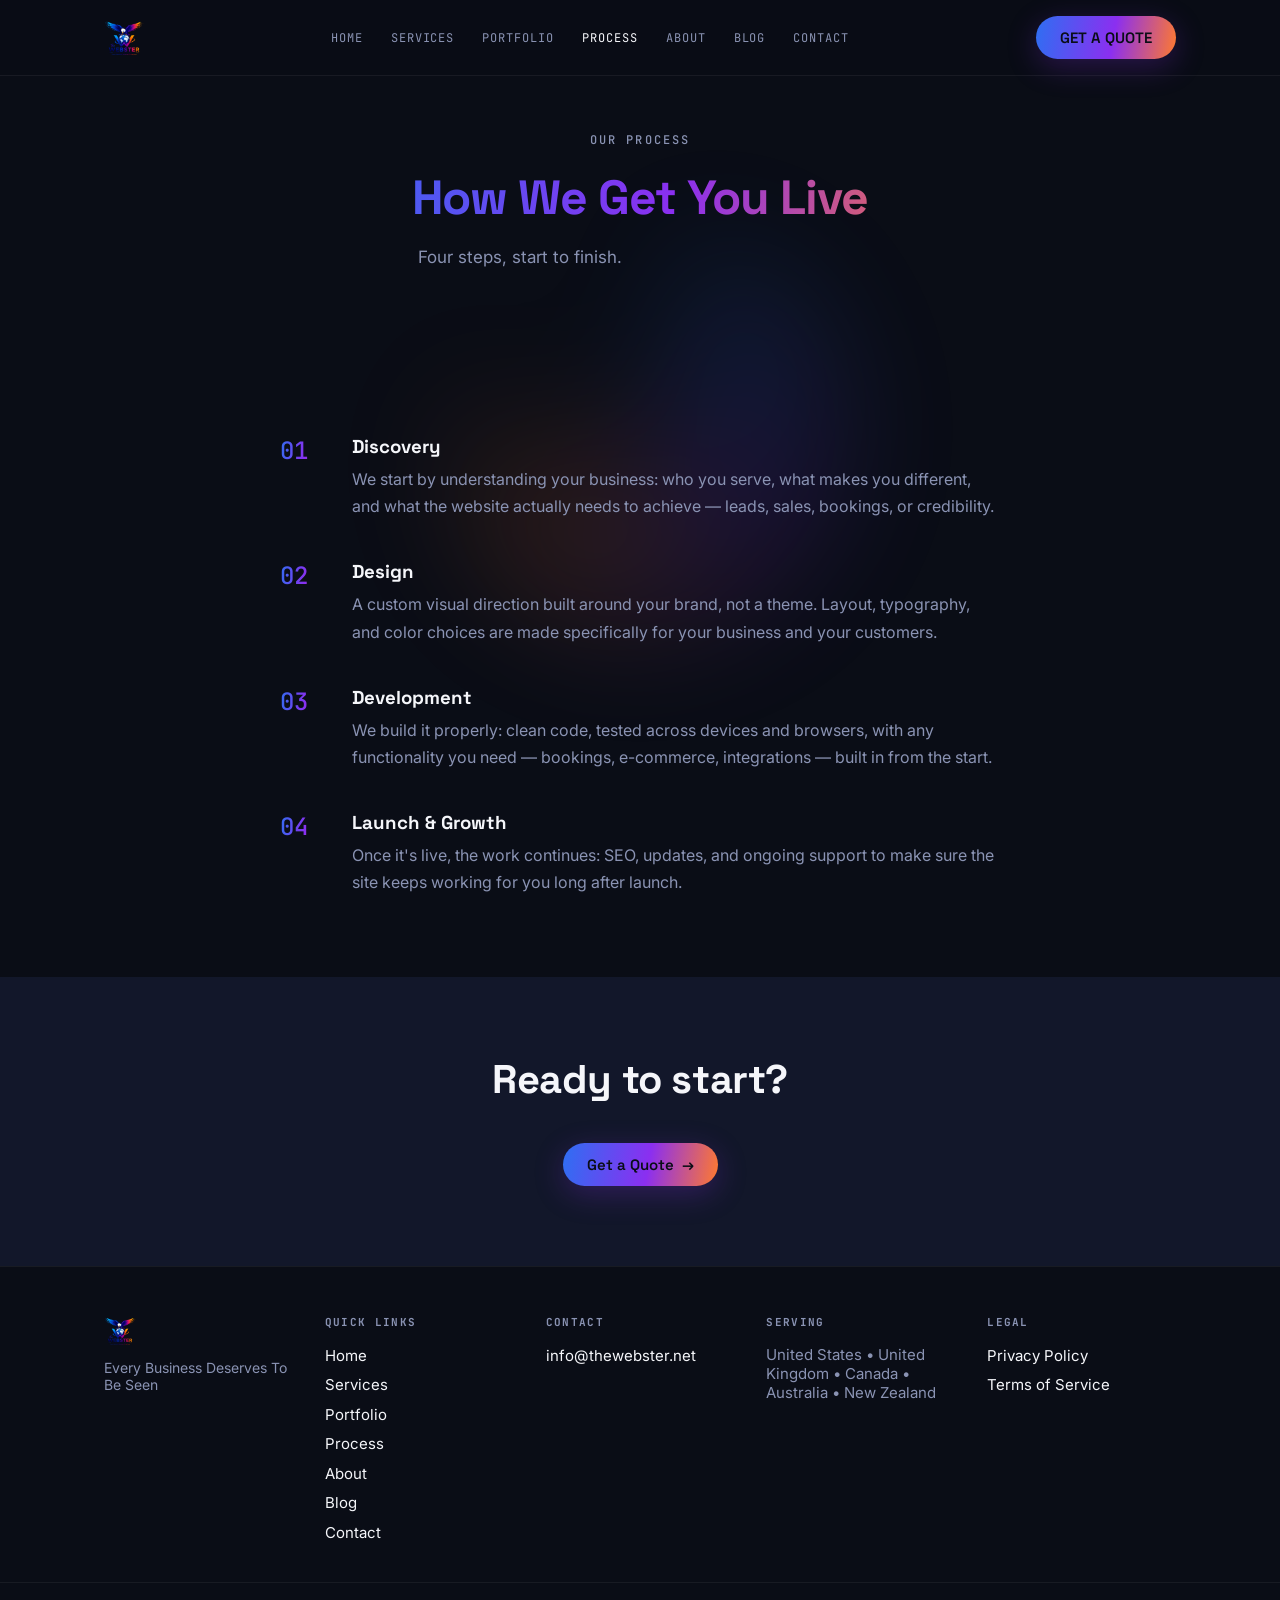
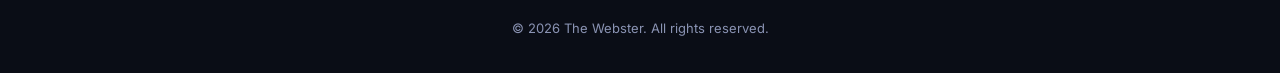
<file: process.html>
<!DOCTYPE html>
<html lang="en">
<head>
<meta charset="UTF-8">
<meta name="viewport" content="width=device-width, initial-scale=1.0">
<title>Our Process | The Webster</title>
<meta name="description" content="How The Webster builds a website: Discovery, Design, Development, Launch & Growth.">
<link rel="canonical" href="https://thewebster.net/process.html">
<meta property="og:type" content="website">
<meta property="og:url" content="https://thewebster.net/process.html">
<meta property="og:site_name" content="The Webster">
<meta property="og:title" content="Our Process | The Webster">
<meta property="og:description" content="How The Webster builds a website: Discovery, Design, Development, Launch & Growth.">
<meta property="og:image" content="https://thewebster.net/assets/og-image.png">
<meta name="twitter:card" content="summary_large_image">
<meta name="twitter:title" content="Our Process | The Webster">
<meta name="twitter:description" content="How The Webster builds a website: Discovery, Design, Development, Launch & Growth.">
<meta name="twitter:image" content="https://thewebster.net/assets/og-image.png">
<link rel="icon" type="image/webp" href="assets/logo.webp">
<link rel="preconnect" href="https://fonts.googleapis.com">
<link rel="preconnect" href="https://fonts.gstatic.com" crossorigin>
<link href="https://fonts.googleapis.com/css2?family=Space+Grotesk:wght@400;500;600;700&family=Inter:wght@400;500;600&family=JetBrains+Mono:wght@500&display=swap" rel="stylesheet">
<link rel="stylesheet" href="styles.css">
<style>
  .process-steps {
    display: flex;
    flex-direction: column;
    gap: 2.5rem;
    max-width: 720px;
    margin: 0 auto;
  }
  .process-step {
    display: flex;
    gap: 1.5rem;
    align-items: flex-start;
  }
  .process-step .num {
    font-family: 'JetBrains Mono', monospace;
    font-size: 1.5rem;
    font-weight: 500;
    background: var(--gradient);
    -webkit-background-clip: text;
    background-clip: text;
    color: transparent;
    flex-shrink: 0;
    width: 3rem;
  }
  .process-step h3 { margin: 0 0 0.5rem; font-family: 'Space Grotesk', sans-serif; }
  .process-step p { margin: 0; color: var(--muted); line-height: 1.7; }
</style>
</head>
<body>

<header class="site-header">
  <div class="container header-inner">
    <a href="index.html" class="logo"><img src="assets/logo.webp" alt="The Webster" class="logo-img"></a>
    <nav class="main-nav" id="mainNav">
      <a href="index.html">HOME</a>
      <a href="services.html">SERVICES</a>
      <a href="portfolio.html">PORTFOLIO</a>
      <a href="process.html" class="active">PROCESS</a>
      <a href="about.html">ABOUT</a>
      <a href="blog/index.html">BLOG</a>
      <a href="contact.html">CONTACT</a>
    </nav>
    <a href="contact.html" class="btn btn-primary header-cta">GET A QUOTE</a>
    <button class="nav-toggle" id="navToggle" aria-label="Toggle menu" aria-expanded="false">
      <span></span><span></span><span></span>
    </button>
  </div>
</header>

<section class="hero hero--inner">
  <div class="orbit" aria-hidden="true"></div>
  <div class="hero-content">
    <p class="eyebrow">Our Process</p>
    <h1 class="headline" style="font-size: clamp(2rem, 5vw, 3rem);">How We Get You Live</h1>
    <p class="subhead">Four steps, start to finish.</p>
  </div>
</section>

<section class="section">
  <div class="container">
    <div class="process-steps">
      <div class="process-step reveal">
        <span class="num">01</span>
        <div>
          <h3>Discovery</h3>
          <p>We start by understanding your business: who you serve, what makes you different, and what the website actually needs to achieve — leads, sales, bookings, or credibility.</p>
        </div>
      </div>
      <div class="process-step reveal">
        <span class="num">02</span>
        <div>
          <h3>Design</h3>
          <p>A custom visual direction built around your brand, not a theme. Layout, typography, and color choices are made specifically for your business and your customers.</p>
        </div>
      </div>
      <div class="process-step reveal">
        <span class="num">03</span>
        <div>
          <h3>Development</h3>
          <p>We build it properly: clean code, tested across devices and browsers, with any functionality you need — bookings, e-commerce, integrations — built in from the start.</p>
        </div>
      </div>
      <div class="process-step reveal">
        <span class="num">04</span>
        <div>
          <h3>Launch &amp; Growth</h3>
          <p>Once it's live, the work continues: SEO, updates, and ongoing support to make sure the site keeps working for you long after launch.</p>
        </div>
      </div>
    </div>
  </div>
</section>

<section class="section section-alt" style="text-align:center;">
  <div class="container">
    <h2 class="section-title reveal">Ready to start?</h2>
    <a class="btn btn-primary reveal" href="contact.html">Get a Quote &nbsp;→</a>
  </div>
</section>

<footer class="site-footer">
  <div class="container footer-inner">
    <div class="footer-col">
      <a href="index.html" class="logo footer-logo"><img src="assets/logo.webp" alt="The Webster" class="logo-img"></a>
      <p class="footer-tagline">Every Business Deserves To Be Seen</p>
    </div>
    <div class="footer-col">
      <h4>QUICK LINKS</h4>
      <ul class="footer-links">
        <li><a href="index.html">Home</a></li>
        <li><a href="services.html">Services</a></li>
        <li><a href="portfolio.html">Portfolio</a></li>
        <li><a href="process.html">Process</a></li>
        <li><a href="about.html">About</a></li>
        <li><a href="blog/index.html">Blog</a></li>
        <li><a href="contact.html">Contact</a></li>
      </ul>
    </div>
    <div class="footer-col">
      <h4>CONTACT</h4>
      <ul class="footer-contact">
        <li><a href="mailto:info@thewebster.net">info@thewebster.net</a></li>
      </ul>
    </div>
    <div class="footer-col">
      <h4>SERVING</h4>
      <p class="footer-area">United States &bull; United Kingdom &bull; Canada &bull; Australia &bull; New Zealand</p>
    </div>
    <div class="footer-col">
      <h4>LEGAL</h4>
      <ul class="footer-links">
        <li><a href="privacy.html">Privacy Policy</a></li>
        <li><a href="terms.html">Terms of Service</a></li>
      </ul>
    </div>
  </div>
  <div class="footer-bottom">
    <div class="container">
      <p>&copy; <span id="year"></span> The Webster. All rights reserved.</p>
    </div>
  </div>
</footer>

<script src="script.js"></script>
<script>document.getElementById('year').textContent = new Date().getFullYear();</script>
</body>
</html>
</file>
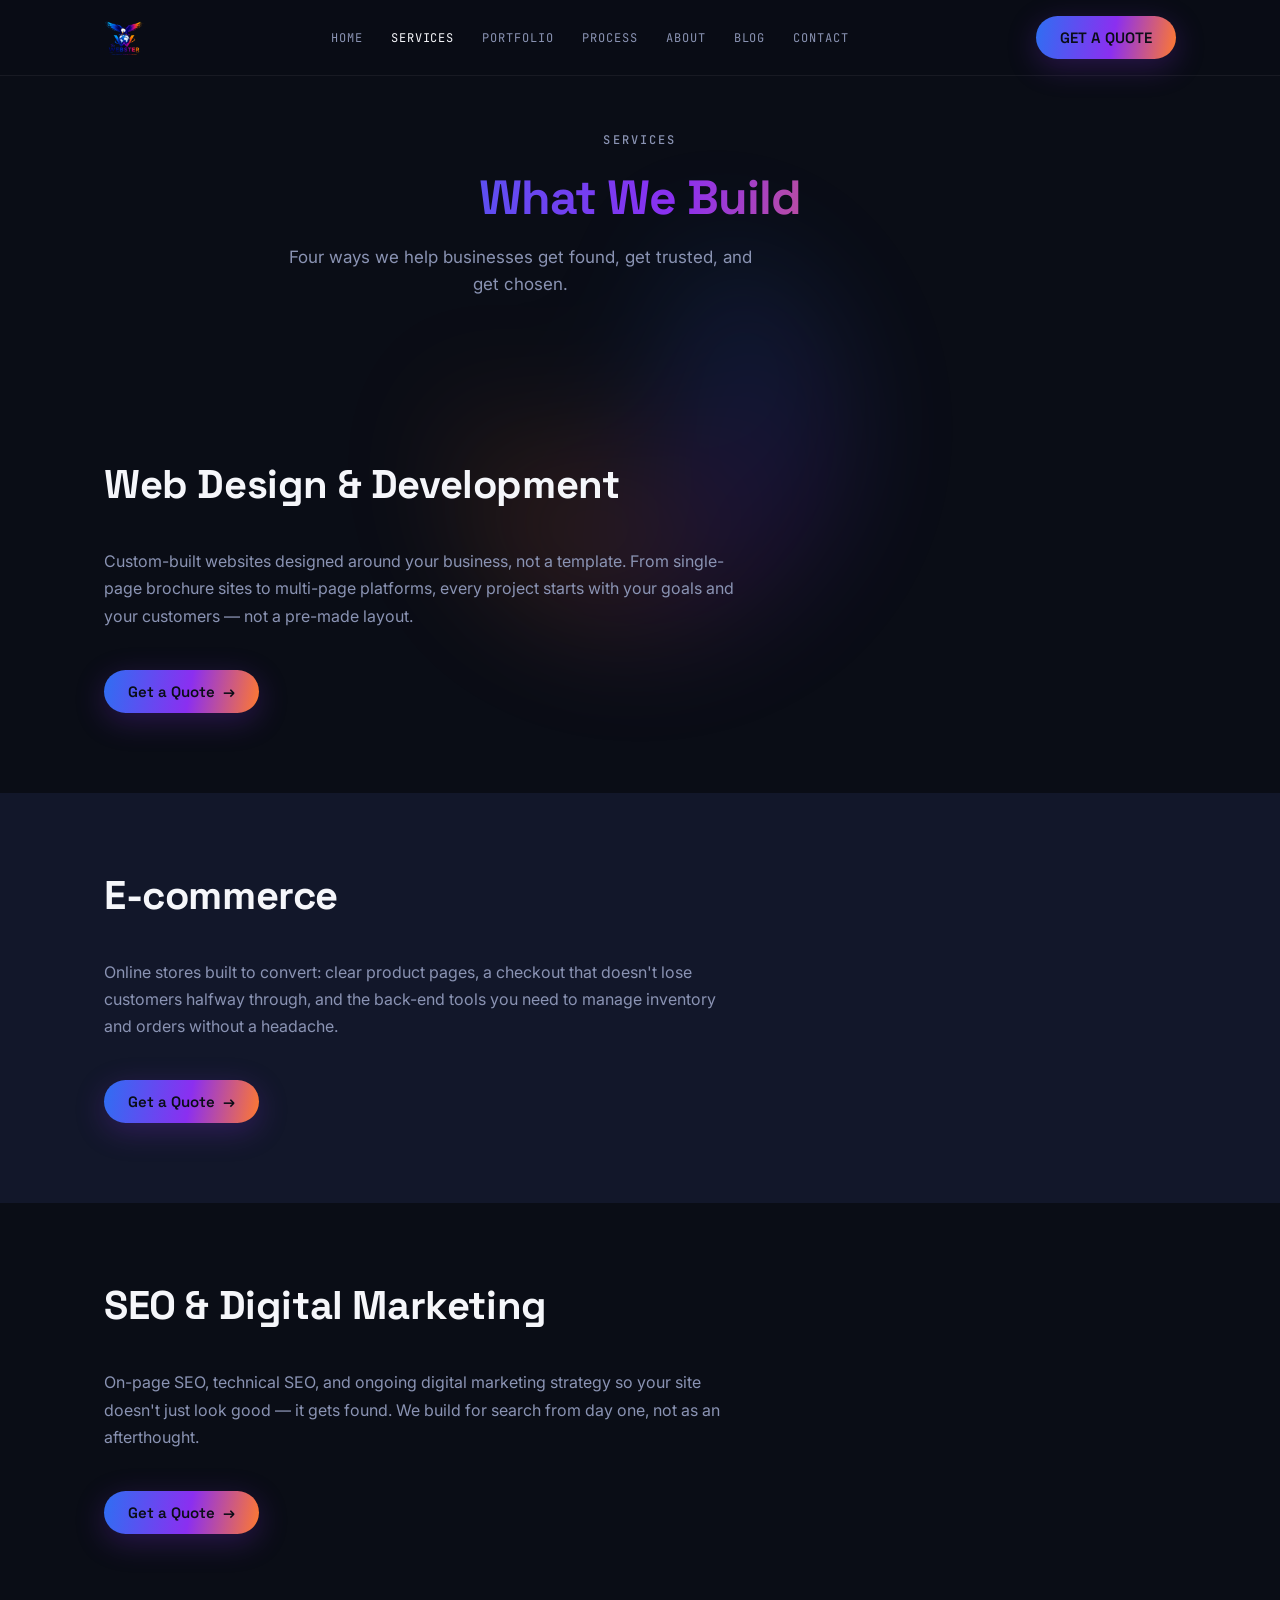
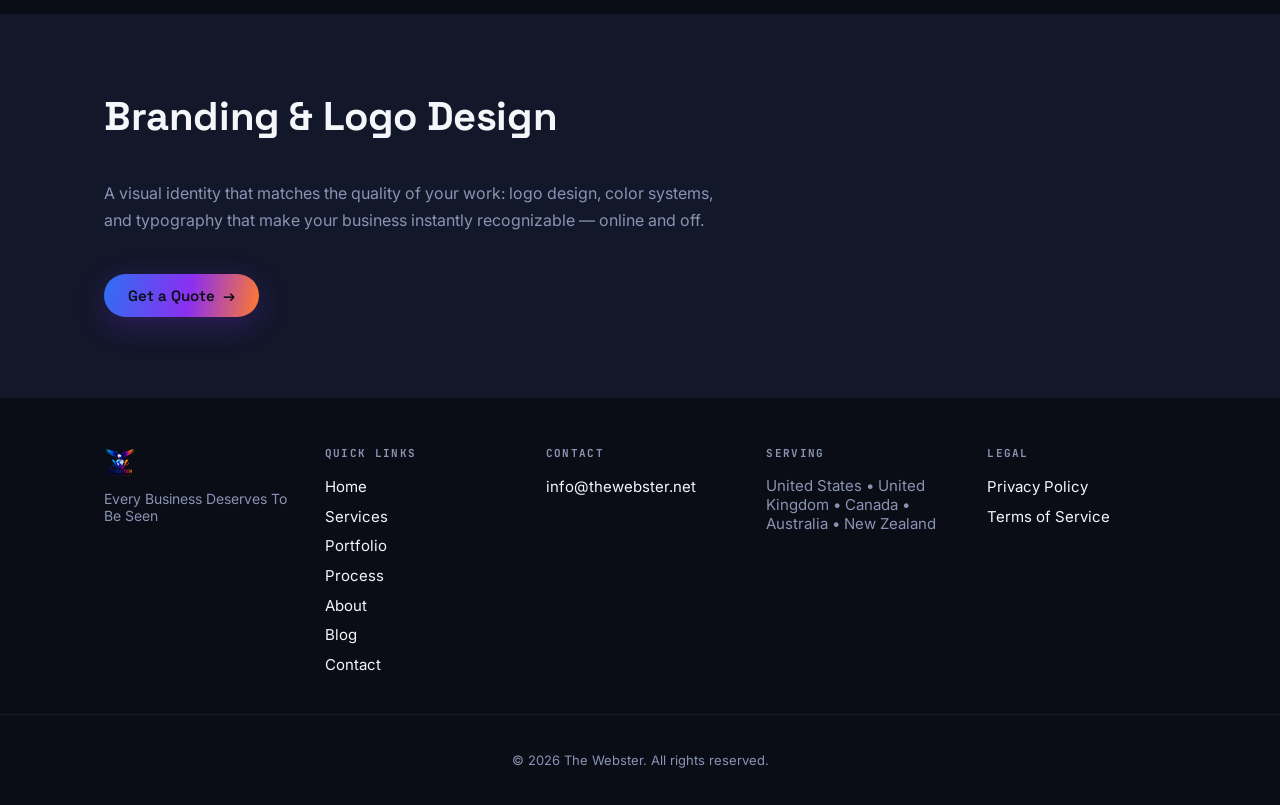
<file: services.html>
<!DOCTYPE html>
<html lang="en">
<head>
<meta charset="UTF-8">
<meta name="viewport" content="width=device-width, initial-scale=1.0">
<title>Services | The Webster</title>
<meta name="description" content="Web design & development, e-commerce, SEO & digital marketing, and branding — services from The Webster for businesses across the US, UK, Canada, Australia and New Zealand.">
<link rel="canonical" href="https://thewebster.net/services.html">
<meta property="og:type" content="website">
<meta property="og:url" content="https://thewebster.net/services.html">
<meta property="og:site_name" content="The Webster">
<meta property="og:title" content="Services | The Webster">
<meta property="og:description" content="Web design & development, e-commerce, SEO & digital marketing, and branding — services from The Webster for businesses across the US, UK, Canada, Australia and New Zealand.">
<meta property="og:image" content="https://thewebster.net/assets/og-image.png">
<meta name="twitter:card" content="summary_large_image">
<meta name="twitter:title" content="Services | The Webster">
<meta name="twitter:description" content="Web design & development, e-commerce, SEO & digital marketing, and branding — services from The Webster for businesses across the US, UK, Canada, Australia and New Zealand.">
<meta name="twitter:image" content="https://thewebster.net/assets/og-image.png">
<link rel="icon" type="image/webp" href="assets/logo.webp">
<link rel="preconnect" href="https://fonts.googleapis.com">
<link rel="preconnect" href="https://fonts.gstatic.com" crossorigin>
<link href="https://fonts.googleapis.com/css2?family=Space+Grotesk:wght@400;500;600;700&family=Inter:wght@400;500;600&family=JetBrains+Mono:wght@500&display=swap" rel="stylesheet">
<link rel="stylesheet" href="styles.css">
</head>
<body>

<header class="site-header">
  <div class="container header-inner">
    <a href="index.html" class="logo"><img src="assets/logo.webp" alt="The Webster" class="logo-img"></a>
    <nav class="main-nav" id="mainNav">
      <a href="index.html">HOME</a>
      <a href="services.html" class="active">SERVICES</a>
      <a href="portfolio.html">PORTFOLIO</a>
      <a href="process.html">PROCESS</a>
      <a href="about.html">ABOUT</a>
      <a href="blog/index.html">BLOG</a>
      <a href="contact.html">CONTACT</a>
    </nav>
    <a href="contact.html" class="btn btn-primary header-cta">GET A QUOTE</a>
    <button class="nav-toggle" id="navToggle" aria-label="Toggle menu" aria-expanded="false">
      <span></span><span></span><span></span>
    </button>
  </div>
</header>

<section class="hero hero--inner">
  <div class="orbit" aria-hidden="true"></div>
  <div class="hero-content">
    <p class="eyebrow">Services</p>
    <h1 class="headline" style="font-size: clamp(2rem, 5vw, 3rem);">What We Build</h1>
    <p class="subhead">Four ways we help businesses get found, get trusted, and get chosen.</p>
  </div>
</section>

<section class="section" id="web-design">
  <div class="container">
    <div class="reveal">
      <h2 class="section-title" style="text-align:left;">Web Design &amp; Development</h2>
      <p style="color:var(--muted); max-width:640px; line-height:1.7;">
        Custom-built websites designed around your business, not a template. From single-page
        brochure sites to multi-page platforms, every project starts with your goals and your
        customers — not a pre-made layout.
      </p>
      <a class="btn btn-primary" href="contact.html" style="margin-top:1.5rem;">Get a Quote &nbsp;→</a>
    </div>
  </div>
</section>

<section class="section section-alt" id="ecommerce">
  <div class="container">
    <div class="reveal">
      <h2 class="section-title" style="text-align:left;">E-commerce</h2>
      <p style="color:var(--muted); max-width:640px; line-height:1.7;">
        Online stores built to convert: clear product pages, a checkout that doesn't lose
        customers halfway through, and the back-end tools you need to manage inventory and
        orders without a headache.
      </p>
      <a class="btn btn-primary" href="contact.html" style="margin-top:1.5rem;">Get a Quote &nbsp;→</a>
    </div>
  </div>
</section>

<section class="section" id="seo">
  <div class="container">
    <div class="reveal">
      <h2 class="section-title" style="text-align:left;">SEO &amp; Digital Marketing</h2>
      <p style="color:var(--muted); max-width:640px; line-height:1.7;">
        On-page SEO, technical SEO, and ongoing digital marketing strategy so your site doesn't
        just look good — it gets found. We build for search from day one, not as an afterthought.
      </p>
      <a class="btn btn-primary" href="contact.html" style="margin-top:1.5rem;">Get a Quote &nbsp;→</a>
    </div>
  </div>
</section>

<section class="section section-alt" id="branding">
  <div class="container">
    <div class="reveal">
      <h2 class="section-title" style="text-align:left;">Branding &amp; Logo Design</h2>
      <p style="color:var(--muted); max-width:640px; line-height:1.7;">
        A visual identity that matches the quality of your work: logo design, color systems, and
        typography that make your business instantly recognizable — online and off.
      </p>
      <a class="btn btn-primary" href="contact.html" style="margin-top:1.5rem;">Get a Quote &nbsp;→</a>
    </div>
  </div>
</section>

<footer class="site-footer">
  <div class="container footer-inner">
    <div class="footer-col">
      <a href="index.html" class="logo footer-logo"><img src="assets/logo.webp" alt="The Webster" class="logo-img"></a>
      <p class="footer-tagline">Every Business Deserves To Be Seen</p>
    </div>
    <div class="footer-col">
      <h4>QUICK LINKS</h4>
      <ul class="footer-links">
        <li><a href="index.html">Home</a></li>
        <li><a href="services.html">Services</a></li>
        <li><a href="portfolio.html">Portfolio</a></li>
        <li><a href="process.html">Process</a></li>
        <li><a href="about.html">About</a></li>
        <li><a href="blog/index.html">Blog</a></li>
        <li><a href="contact.html">Contact</a></li>
      </ul>
    </div>
    <div class="footer-col">
      <h4>CONTACT</h4>
      <ul class="footer-contact">
        <li><a href="mailto:info@thewebster.net">info@thewebster.net</a></li>
      </ul>
    </div>
    <div class="footer-col">
      <h4>SERVING</h4>
      <p class="footer-area">United States &bull; United Kingdom &bull; Canada &bull; Australia &bull; New Zealand</p>
    </div>
    <div class="footer-col">
      <h4>LEGAL</h4>
      <ul class="footer-links">
        <li><a href="privacy.html">Privacy Policy</a></li>
        <li><a href="terms.html">Terms of Service</a></li>
      </ul>
    </div>
  </div>
  <div class="footer-bottom">
    <div class="container">
      <p>&copy; <span id="year"></span> The Webster. All rights reserved.</p>
    </div>
  </div>
</footer>

<script src="script.js"></script>
<script>document.getElementById('year').textContent = new Date().getFullYear();</script>
</body>
</html>
</file>
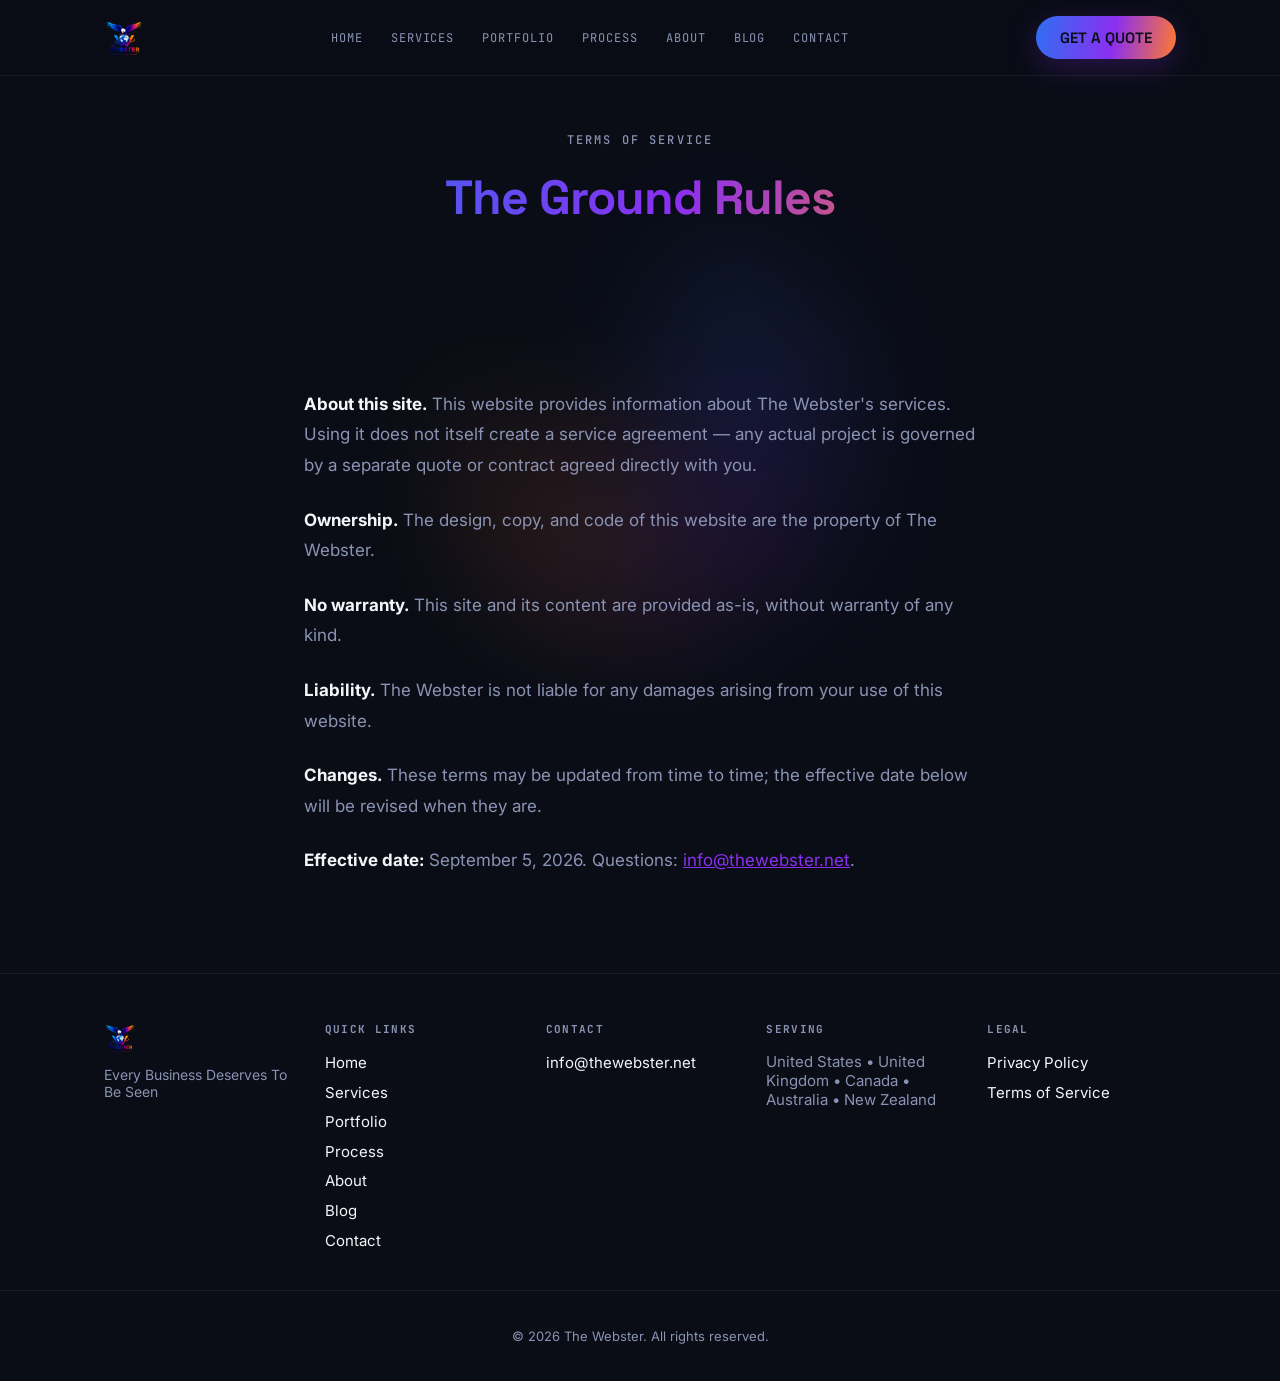
<file: terms.html>
<!DOCTYPE html>
<html lang="en">
<head>
<meta charset="UTF-8">
<meta name="viewport" content="width=device-width, initial-scale=1.0">
<title>Terms of Service | The Webster</title>
<meta name="description" content="Terms governing the use of thewebster.net.">
<link rel="canonical" href="https://thewebster.net/terms.html">
<meta property="og:type" content="website">
<meta property="og:url" content="https://thewebster.net/terms.html">
<meta property="og:site_name" content="The Webster">
<meta property="og:title" content="Terms of Service | The Webster">
<meta property="og:description" content="Terms governing the use of thewebster.net.">
<meta property="og:image" content="https://thewebster.net/assets/og-image.png">
<meta name="twitter:card" content="summary_large_image">
<meta name="twitter:title" content="Terms of Service | The Webster">
<meta name="twitter:description" content="Terms governing the use of thewebster.net.">
<meta name="twitter:image" content="https://thewebster.net/assets/og-image.png">
<link rel="icon" type="image/webp" href="assets/logo.webp">
<link rel="preconnect" href="https://fonts.googleapis.com">
<link rel="preconnect" href="https://fonts.gstatic.com" crossorigin>
<link href="https://fonts.googleapis.com/css2?family=Space+Grotesk:wght@400;500;600;700&family=Inter:wght@400;500;600&family=JetBrains+Mono:wght@500&display=swap" rel="stylesheet">
<link rel="stylesheet" href="styles.css">
</head>
<body>

<header class="site-header">
  <div class="container header-inner">
    <a href="index.html" class="logo"><img src="assets/logo.webp" alt="The Webster" class="logo-img"></a>
    <nav class="main-nav" id="mainNav">
      <a href="index.html">HOME</a>
      <a href="services.html">SERVICES</a>
      <a href="portfolio.html">PORTFOLIO</a>
      <a href="process.html">PROCESS</a>
      <a href="about.html">ABOUT</a>
      <a href="blog/index.html">BLOG</a>
      <a href="contact.html">CONTACT</a>
    </nav>
    <a href="contact.html" class="btn btn-primary header-cta">GET A QUOTE</a>
    <button class="nav-toggle" id="navToggle" aria-label="Toggle menu" aria-expanded="false">
      <span></span><span></span><span></span>
    </button>
  </div>
</header>

<section class="hero hero--inner">
  <div class="orbit" aria-hidden="true"></div>
  <div class="hero-content">
    <p class="eyebrow">Terms of Service</p>
    <h1 class="headline" style="font-size: clamp(2rem, 5vw, 3rem);">The Ground Rules</h1>
  </div>
</section>

<section class="section">
  <div class="container" style="max-width: 720px;">
    <div class="reveal" style="color:var(--muted); line-height:1.8; font-size:1.0625rem;">
      <p style="margin-bottom:1.5rem;"><strong style="color:var(--text);">About this site.</strong> This website provides information about The Webster's services. Using it does not itself create a service agreement — any actual project is governed by a separate quote or contract agreed directly with you.</p>
      <p style="margin-bottom:1.5rem;"><strong style="color:var(--text);">Ownership.</strong> The design, copy, and code of this website are the property of The Webster.</p>
      <p style="margin-bottom:1.5rem;"><strong style="color:var(--text);">No warranty.</strong> This site and its content are provided as-is, without warranty of any kind.</p>
      <p style="margin-bottom:1.5rem;"><strong style="color:var(--text);">Liability.</strong> The Webster is not liable for any damages arising from your use of this website.</p>
      <p style="margin-bottom:1.5rem;"><strong style="color:var(--text);">Changes.</strong> These terms may be updated from time to time; the effective date below will be revised when they are.</p>
      <p><strong style="color:var(--text);">Effective date:</strong> September 5, 2026. Questions: <a href="mailto:info@thewebster.net" style="color:var(--violet);">info@thewebster.net</a>.</p>
    </div>
  </div>
</section>

<footer class="site-footer">
  <div class="container footer-inner">
    <div class="footer-col">
      <a href="index.html" class="logo footer-logo"><img src="assets/logo.webp" alt="The Webster" class="logo-img"></a>
      <p class="footer-tagline">Every Business Deserves To Be Seen</p>
    </div>
    <div class="footer-col">
      <h4>QUICK LINKS</h4>
      <ul class="footer-links">
        <li><a href="index.html">Home</a></li>
        <li><a href="services.html">Services</a></li>
        <li><a href="portfolio.html">Portfolio</a></li>
        <li><a href="process.html">Process</a></li>
        <li><a href="about.html">About</a></li>
        <li><a href="blog/index.html">Blog</a></li>
        <li><a href="contact.html">Contact</a></li>
      </ul>
    </div>
    <div class="footer-col">
      <h4>CONTACT</h4>
      <ul class="footer-contact">
        <li><a href="mailto:info@thewebster.net">info@thewebster.net</a></li>
      </ul>
    </div>
    <div class="footer-col">
      <h4>SERVING</h4>
      <p class="footer-area">United States &bull; United Kingdom &bull; Canada &bull; Australia &bull; New Zealand</p>
    </div>
    <div class="footer-col">
      <h4>LEGAL</h4>
      <ul class="footer-links">
        <li><a href="privacy.html">Privacy Policy</a></li>
        <li><a href="terms.html">Terms of Service</a></li>
      </ul>
    </div>
  </div>
  <div class="footer-bottom">
    <div class="container">
      <p>&copy; <span id="year"></span> The Webster. All rights reserved.</p>
    </div>
  </div>
</footer>

<script src="script.js"></script>
<script>document.getElementById('year').textContent = new Date().getFullYear();</script>
</body>
</html>
</file>
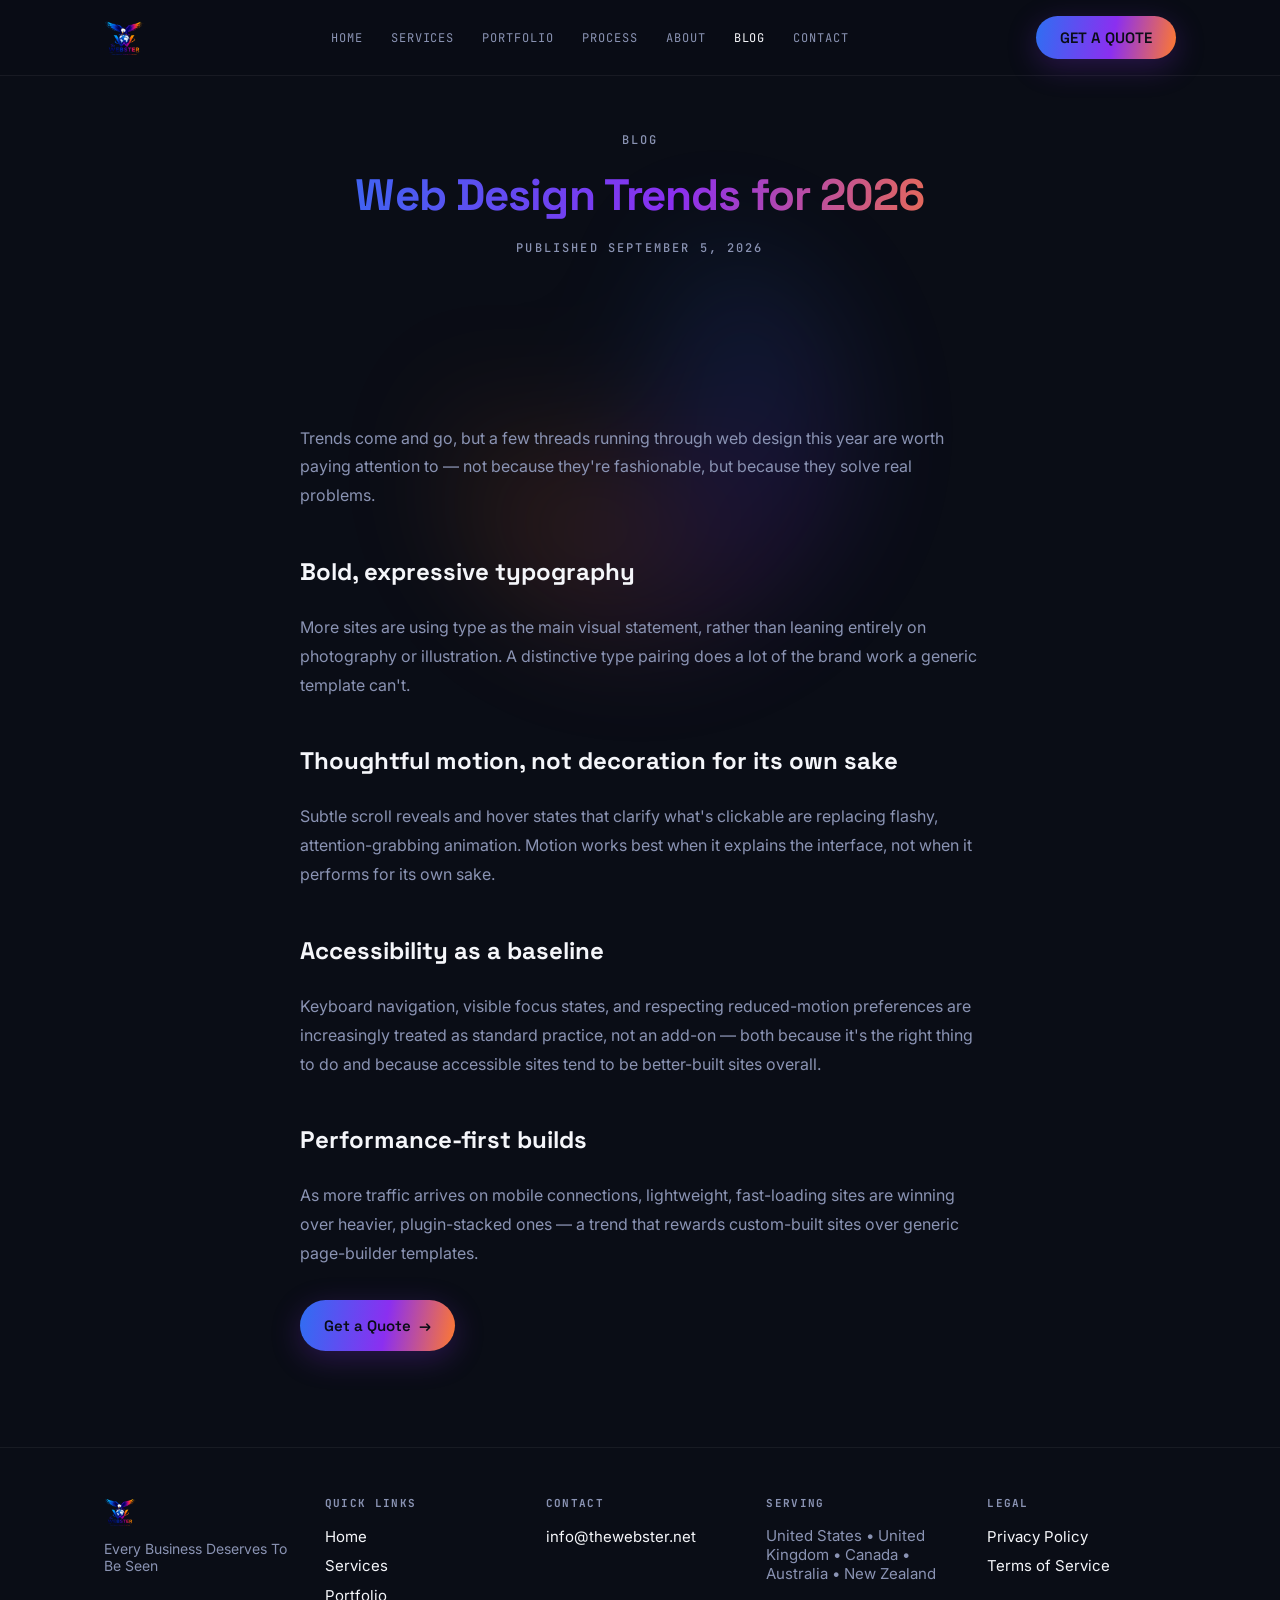
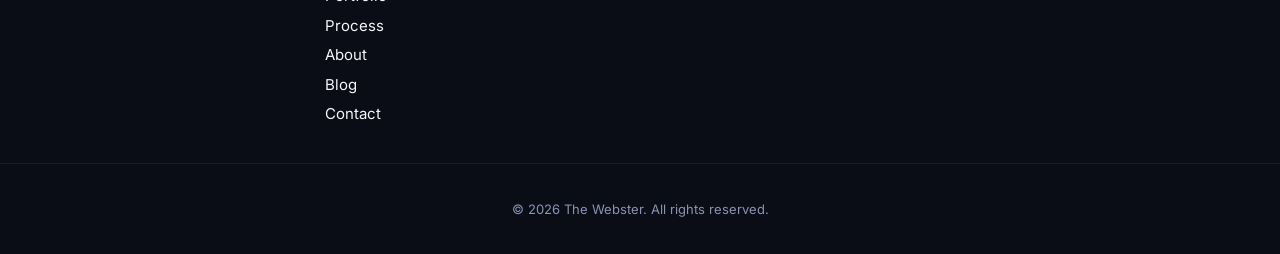
<file: blog/2026-web-design-trends.html>
<!DOCTYPE html>
<html lang="en">
<head>
<meta charset="UTF-8">
<meta name="viewport" content="width=device-width, initial-scale=1.0">
<title>Web Design Trends for 2026 | The Webster</title>
<meta name="description" content="Typography, motion, accessibility and performance — the web design trends actually worth paying attention to in 2026.">
<link rel="canonical" href="https://thewebster.net/blog/2026-web-design-trends.html">
<meta property="og:type" content="article">
<meta property="og:url" content="https://thewebster.net/blog/2026-web-design-trends.html">
<meta property="og:site_name" content="The Webster">
<meta property="og:title" content="Web Design Trends for 2026 | The Webster">
<meta property="og:description" content="Typography, motion, accessibility and performance — the web design trends actually worth paying attention to in 2026.">
<meta property="og:image" content="https://thewebster.net/assets/og-image.png">
<meta name="twitter:card" content="summary_large_image">
<meta name="twitter:title" content="Web Design Trends for 2026 | The Webster">
<meta name="twitter:description" content="Typography, motion, accessibility and performance — the web design trends actually worth paying attention to in 2026.">
<meta name="twitter:image" content="https://thewebster.net/assets/og-image.png">
<link rel="icon" type="image/webp" href="../assets/logo.webp">
<link rel="preconnect" href="https://fonts.googleapis.com">
<link rel="preconnect" href="https://fonts.gstatic.com" crossorigin>
<link href="https://fonts.googleapis.com/css2?family=Space+Grotesk:wght@400;500;600;700&family=Inter:wght@400;500;600&family=JetBrains+Mono:wght@500&display=swap" rel="stylesheet">
<link rel="stylesheet" href="../styles.css">
<style>
  .post-body { max-width: 680px; margin: 0 auto; color: var(--text); line-height: 1.8; }
  .post-body h2 { font-family: 'Space Grotesk', sans-serif; margin-top: 2.5rem; }
  .post-body p { color: var(--muted); }
  .post-body ul { color: var(--muted); line-height: 1.9; }
</style>
<script type="application/ld+json">
{
  "@context": "https://schema.org",
  "@type": "Article",
  "headline": "Web Design Trends for 2026",
  "description": "Typography, motion, accessibility and performance — the web design trends actually worth paying attention to in 2026.",
  "datePublished": "2026-09-05",
  "author": { "@type": "Organization", "name": "The Webster" },
  "publisher": { "@type": "Organization", "name": "The Webster", "logo": "https://thewebster.net/assets/logo.webp" }
}
</script>
</head>
<body>

<header class="site-header">
  <div class="container header-inner">
    <a href="../index.html" class="logo"><img src="../assets/logo.webp" alt="The Webster" class="logo-img"></a>
    <nav class="main-nav" id="mainNav">
      <a href="../index.html">HOME</a>
      <a href="../services.html">SERVICES</a>
      <a href="../portfolio.html">PORTFOLIO</a>
      <a href="../process.html">PROCESS</a>
      <a href="../about.html">ABOUT</a>
      <a href="index.html" class="active">BLOG</a>
      <a href="../contact.html">CONTACT</a>
    </nav>
    <a href="../contact.html" class="btn btn-primary header-cta">GET A QUOTE</a>
    <button class="nav-toggle" id="navToggle" aria-label="Toggle menu" aria-expanded="false">
      <span></span><span></span><span></span>
    </button>
  </div>
</header>

<section class="hero hero--inner">
  <div class="orbit" aria-hidden="true"></div>
  <div class="hero-content">
    <p class="eyebrow">Blog</p>
    <h1 class="headline" style="font-size: clamp(1.75rem, 4.5vw, 2.75rem);">Web Design Trends for 2026</h1>
    <p class="eyebrow" style="margin-top: 1rem;">Published September 5, 2026</p>
  </div>
</section>

<section class="section">
  <div class="container">
    <div class="post-body reveal">
      <p>
        Trends come and go, but a few threads running through web design this year are worth paying
        attention to — not because they're fashionable, but because they solve real problems.
      </p>
      <h2>Bold, expressive typography</h2>
      <p>
        More sites are using type as the main visual statement, rather than leaning entirely on
        photography or illustration. A distinctive type pairing does a lot of the brand work a
        generic template can't.
      </p>
      <h2>Thoughtful motion, not decoration for its own sake</h2>
      <p>
        Subtle scroll reveals and hover states that clarify what's clickable are replacing flashy,
        attention-grabbing animation. Motion works best when it explains the interface, not when it
        performs for its own sake.
      </p>
      <h2>Accessibility as a baseline</h2>
      <p>
        Keyboard navigation, visible focus states, and respecting reduced-motion preferences are
        increasingly treated as standard practice, not an add-on — both because it's the right thing
        to do and because accessible sites tend to be better-built sites overall.
      </p>
      <h2>Performance-first builds</h2>
      <p>
        As more traffic arrives on mobile connections, lightweight, fast-loading sites are winning
        over heavier, plugin-stacked ones — a trend that rewards custom-built sites over generic
        page-builder templates.
      </p>
      <p style="margin-top:2rem;"><a href="../contact.html" class="btn btn-primary">Get a Quote &nbsp;→</a></p>
    </div>
  </div>
</section>

<footer class="site-footer">
  <div class="container footer-inner">
    <div class="footer-col">
      <a href="../index.html" class="logo footer-logo"><img src="../assets/logo.webp" alt="The Webster" class="logo-img"></a>
      <p class="footer-tagline">Every Business Deserves To Be Seen</p>
    </div>
    <div class="footer-col">
      <h4>QUICK LINKS</h4>
      <ul class="footer-links">
        <li><a href="../index.html">Home</a></li>
        <li><a href="../services.html">Services</a></li>
        <li><a href="../portfolio.html">Portfolio</a></li>
        <li><a href="../process.html">Process</a></li>
        <li><a href="../about.html">About</a></li>
        <li><a href="index.html">Blog</a></li>
        <li><a href="../contact.html">Contact</a></li>
      </ul>
    </div>
    <div class="footer-col">
      <h4>CONTACT</h4>
      <ul class="footer-contact">
        <li><a href="mailto:info@thewebster.net">info@thewebster.net</a></li>
      </ul>
    </div>
    <div class="footer-col">
      <h4>SERVING</h4>
      <p class="footer-area">United States &bull; United Kingdom &bull; Canada &bull; Australia &bull; New Zealand</p>
    </div>
    <div class="footer-col">
      <h4>LEGAL</h4>
      <ul class="footer-links">
        <li><a href="../privacy.html">Privacy Policy</a></li>
        <li><a href="../terms.html">Terms of Service</a></li>
      </ul>
    </div>
  </div>
  <div class="footer-bottom">
    <div class="container">
      <p>&copy; <span id="year"></span> The Webster. All rights reserved.</p>
    </div>
  </div>
</footer>

<script src="../script.js"></script>
<script>document.getElementById('year').textContent = new Date().getFullYear();</script>
</body>
</html>
</file>
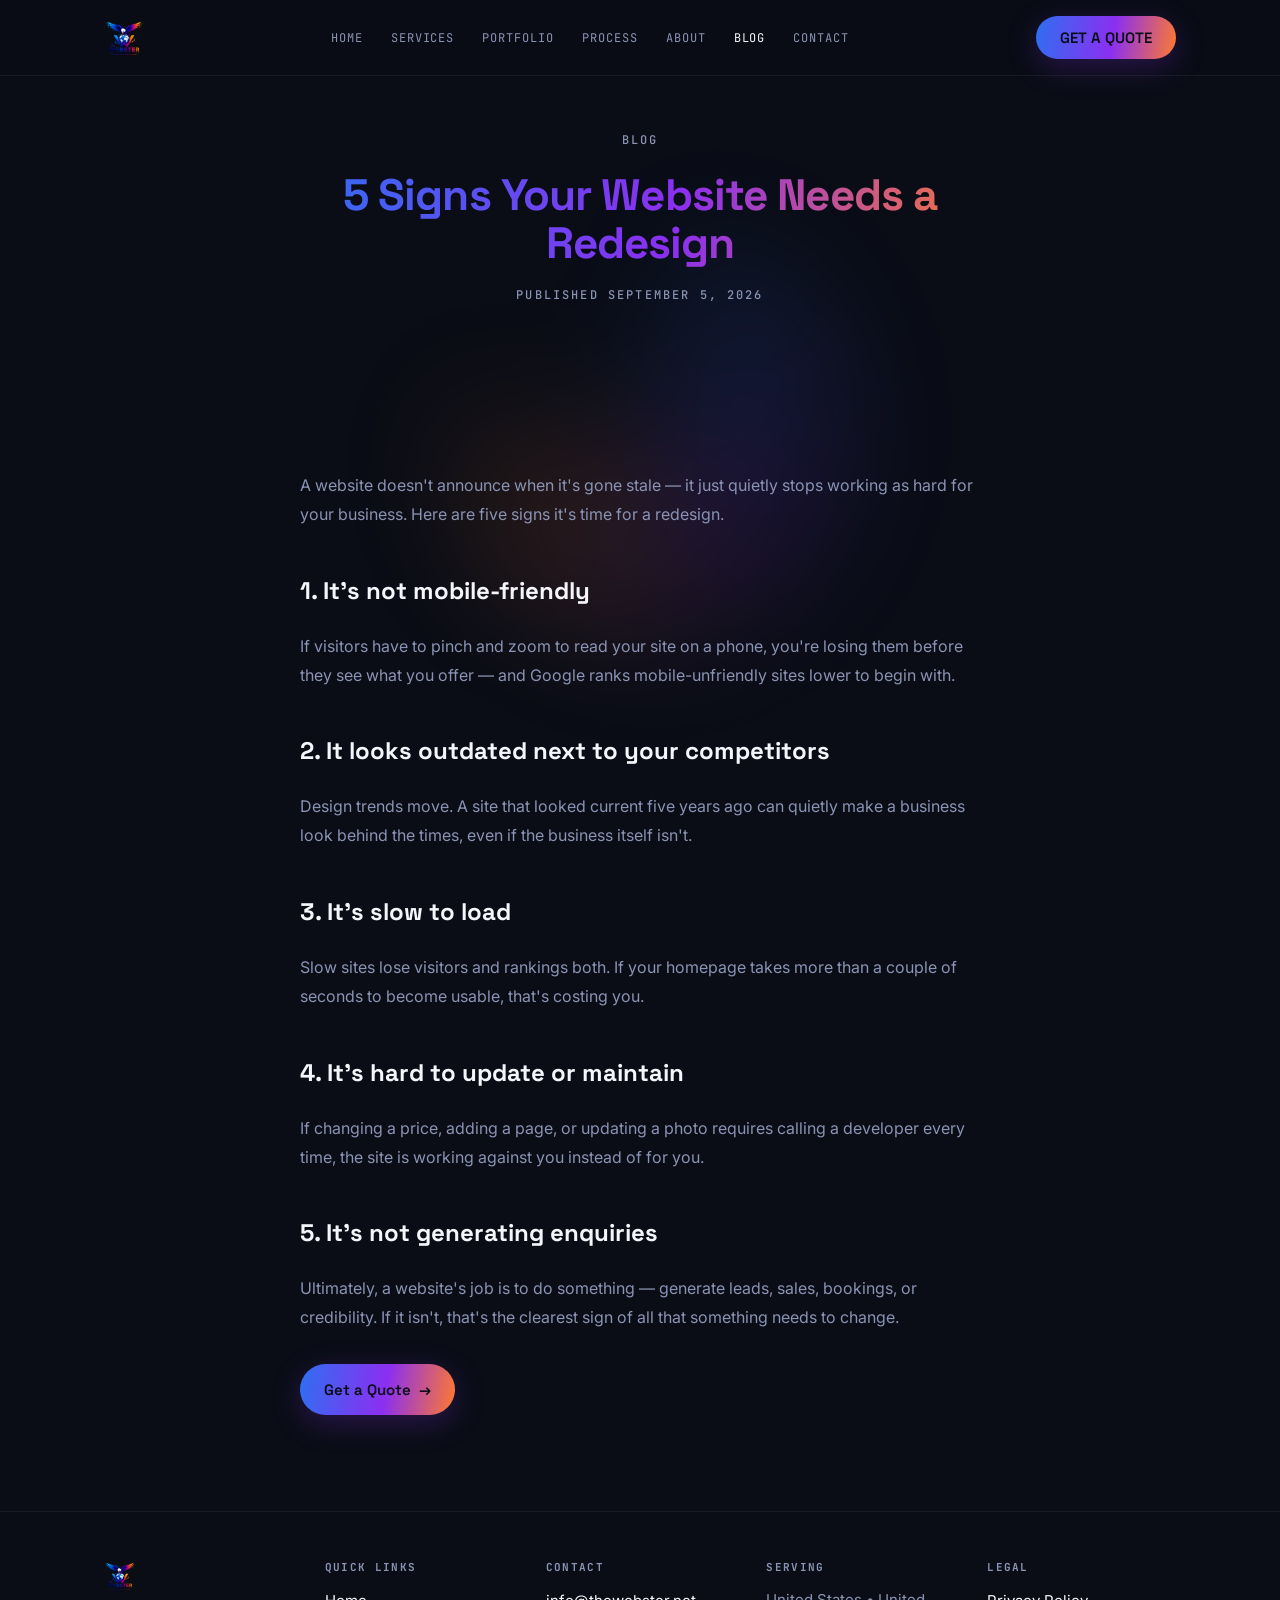
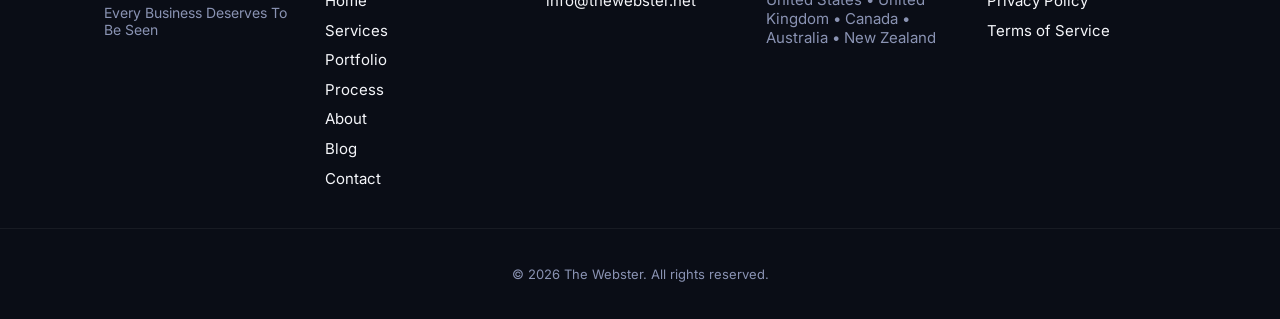
<file: blog/signs-you-need-a-redesign.html>
<!DOCTYPE html>
<html lang="en">
<head>
<meta charset="UTF-8">
<meta name="viewport" content="width=device-width, initial-scale=1.0">
<title>5 Signs Your Website Needs a Redesign | The Webster</title>
<meta name="description" content="How to tell your website is holding your business back, and what to do about it.">
<link rel="canonical" href="https://thewebster.net/blog/signs-you-need-a-redesign.html">
<meta property="og:type" content="article">
<meta property="og:url" content="https://thewebster.net/blog/signs-you-need-a-redesign.html">
<meta property="og:site_name" content="The Webster">
<meta property="og:title" content="5 Signs Your Website Needs a Redesign | The Webster">
<meta property="og:description" content="How to tell your website is holding your business back, and what to do about it.">
<meta property="og:image" content="https://thewebster.net/assets/og-image.png">
<meta name="twitter:card" content="summary_large_image">
<meta name="twitter:title" content="5 Signs Your Website Needs a Redesign | The Webster">
<meta name="twitter:description" content="How to tell your website is holding your business back, and what to do about it.">
<meta name="twitter:image" content="https://thewebster.net/assets/og-image.png">
<link rel="icon" type="image/webp" href="../assets/logo.webp">
<link rel="preconnect" href="https://fonts.googleapis.com">
<link rel="preconnect" href="https://fonts.gstatic.com" crossorigin>
<link href="https://fonts.googleapis.com/css2?family=Space+Grotesk:wght@400;500;600;700&family=Inter:wght@400;500;600&family=JetBrains+Mono:wght@500&display=swap" rel="stylesheet">
<link rel="stylesheet" href="../styles.css">
<style>
  .post-body { max-width: 680px; margin: 0 auto; color: var(--text); line-height: 1.8; }
  .post-body h2 { font-family: 'Space Grotesk', sans-serif; margin-top: 2.5rem; }
  .post-body p { color: var(--muted); }
  .post-body ul { color: var(--muted); line-height: 1.9; }
</style>
<script type="application/ld+json">
{
  "@context": "https://schema.org",
  "@type": "Article",
  "headline": "5 Signs Your Website Needs a Redesign",
  "description": "How to tell your website is holding your business back, and what to do about it.",
  "datePublished": "2026-09-05",
  "author": { "@type": "Organization", "name": "The Webster" },
  "publisher": { "@type": "Organization", "name": "The Webster", "logo": "https://thewebster.net/assets/logo.webp" }
}
</script>
</head>
<body>

<header class="site-header">
  <div class="container header-inner">
    <a href="../index.html" class="logo"><img src="../assets/logo.webp" alt="The Webster" class="logo-img"></a>
    <nav class="main-nav" id="mainNav">
      <a href="../index.html">HOME</a>
      <a href="../services.html">SERVICES</a>
      <a href="../portfolio.html">PORTFOLIO</a>
      <a href="../process.html">PROCESS</a>
      <a href="../about.html">ABOUT</a>
      <a href="index.html" class="active">BLOG</a>
      <a href="../contact.html">CONTACT</a>
    </nav>
    <a href="../contact.html" class="btn btn-primary header-cta">GET A QUOTE</a>
    <button class="nav-toggle" id="navToggle" aria-label="Toggle menu" aria-expanded="false">
      <span></span><span></span><span></span>
    </button>
  </div>
</header>

<section class="hero hero--inner">
  <div class="orbit" aria-hidden="true"></div>
  <div class="hero-content">
    <p class="eyebrow">Blog</p>
    <h1 class="headline" style="font-size: clamp(1.75rem, 4.5vw, 2.75rem);">5 Signs Your Website Needs a Redesign</h1>
    <p class="eyebrow" style="margin-top: 1rem;">Published September 5, 2026</p>
  </div>
</section>

<section class="section">
  <div class="container">
    <div class="post-body reveal">
      <p>
        A website doesn't announce when it's gone stale — it just quietly stops working as hard for
        your business. Here are five signs it's time for a redesign.
      </p>
      <h2>1. It's not mobile-friendly</h2>
      <p>
        If visitors have to pinch and zoom to read your site on a phone, you're losing them before
        they see what you offer — and Google ranks mobile-unfriendly sites lower to begin with.
      </p>
      <h2>2. It looks outdated next to your competitors</h2>
      <p>
        Design trends move. A site that looked current five years ago can quietly make a business
        look behind the times, even if the business itself isn't.
      </p>
      <h2>3. It's slow to load</h2>
      <p>
        Slow sites lose visitors and rankings both. If your homepage takes more than a couple of
        seconds to become usable, that's costing you.
      </p>
      <h2>4. It's hard to update or maintain</h2>
      <p>
        If changing a price, adding a page, or updating a photo requires calling a developer every
        time, the site is working against you instead of for you.
      </p>
      <h2>5. It's not generating enquiries</h2>
      <p>
        Ultimately, a website's job is to do something — generate leads, sales, bookings, or
        credibility. If it isn't, that's the clearest sign of all that something needs to change.
      </p>
      <p style="margin-top:2rem;"><a href="../contact.html" class="btn btn-primary">Get a Quote &nbsp;→</a></p>
    </div>
  </div>
</section>

<footer class="site-footer">
  <div class="container footer-inner">
    <div class="footer-col">
      <a href="../index.html" class="logo footer-logo"><img src="../assets/logo.webp" alt="The Webster" class="logo-img"></a>
      <p class="footer-tagline">Every Business Deserves To Be Seen</p>
    </div>
    <div class="footer-col">
      <h4>QUICK LINKS</h4>
      <ul class="footer-links">
        <li><a href="../index.html">Home</a></li>
        <li><a href="../services.html">Services</a></li>
        <li><a href="../portfolio.html">Portfolio</a></li>
        <li><a href="../process.html">Process</a></li>
        <li><a href="../about.html">About</a></li>
        <li><a href="index.html">Blog</a></li>
        <li><a href="../contact.html">Contact</a></li>
      </ul>
    </div>
    <div class="footer-col">
      <h4>CONTACT</h4>
      <ul class="footer-contact">
        <li><a href="mailto:info@thewebster.net">info@thewebster.net</a></li>
      </ul>
    </div>
    <div class="footer-col">
      <h4>SERVING</h4>
      <p class="footer-area">United States &bull; United Kingdom &bull; Canada &bull; Australia &bull; New Zealand</p>
    </div>
    <div class="footer-col">
      <h4>LEGAL</h4>
      <ul class="footer-links">
        <li><a href="../privacy.html">Privacy Policy</a></li>
        <li><a href="../terms.html">Terms of Service</a></li>
      </ul>
    </div>
  </div>
  <div class="footer-bottom">
    <div class="container">
      <p>&copy; <span id="year"></span> The Webster. All rights reserved.</p>
    </div>
  </div>
</footer>

<script src="../script.js"></script>
<script>document.getElementById('year').textContent = new Date().getFullYear();</script>
</body>
</html>
</file>
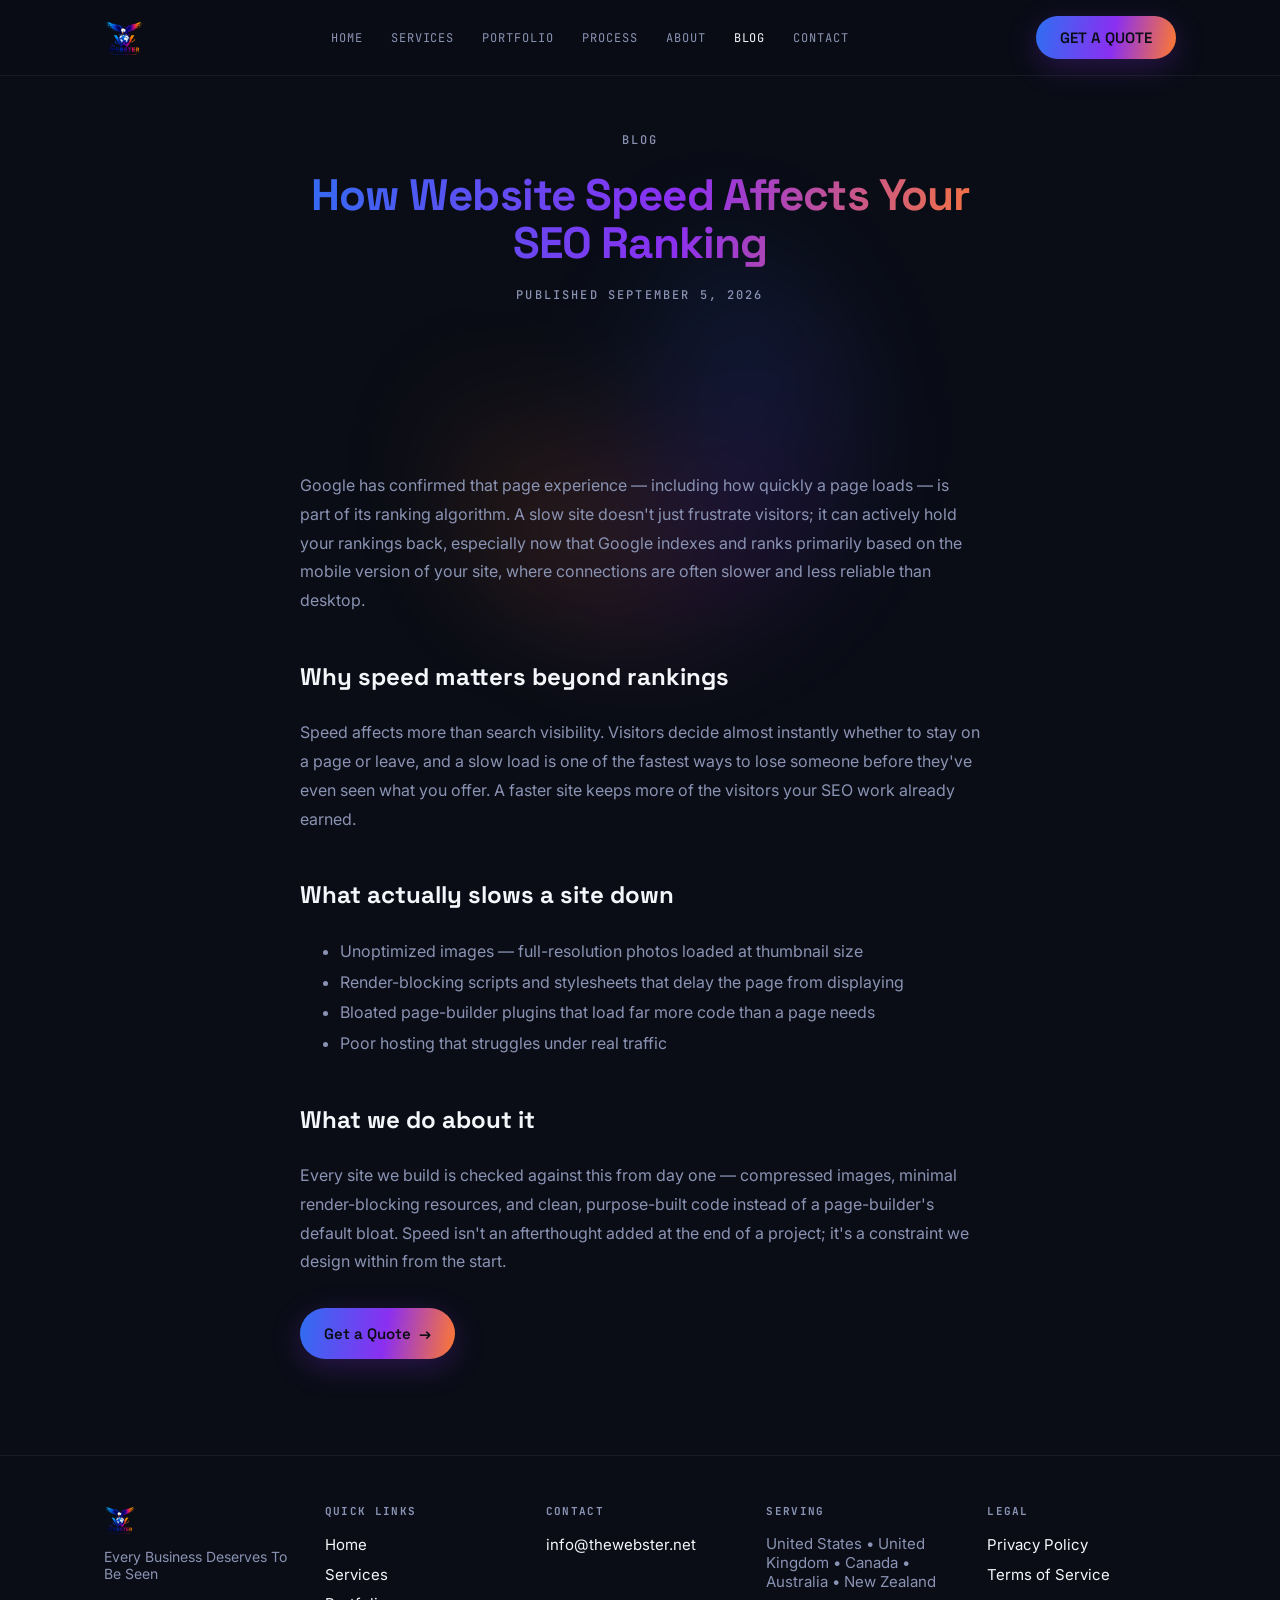
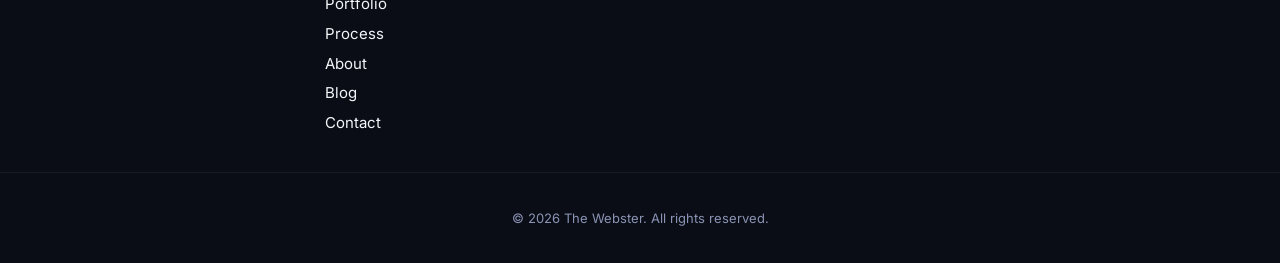
<file: blog/website-speed-and-seo.html>
<!DOCTYPE html>
<html lang="en">
<head>
<meta charset="UTF-8">
<meta name="viewport" content="width=device-width, initial-scale=1.0">
<title>How Website Speed Affects Your SEO Ranking | The Webster</title>
<meta name="description" content="Why page load speed is a Google ranking signal, and practical ways to make your site faster.">
<link rel="canonical" href="https://thewebster.net/blog/website-speed-and-seo.html">
<meta property="og:type" content="article">
<meta property="og:url" content="https://thewebster.net/blog/website-speed-and-seo.html">
<meta property="og:site_name" content="The Webster">
<meta property="og:title" content="How Website Speed Affects Your SEO Ranking | The Webster">
<meta property="og:description" content="Why page load speed is a Google ranking signal, and practical ways to make your site faster.">
<meta property="og:image" content="https://thewebster.net/assets/og-image.png">
<meta name="twitter:card" content="summary_large_image">
<meta name="twitter:title" content="How Website Speed Affects Your SEO Ranking | The Webster">
<meta name="twitter:description" content="Why page load speed is a Google ranking signal, and practical ways to make your site faster.">
<meta name="twitter:image" content="https://thewebster.net/assets/og-image.png">
<link rel="icon" type="image/webp" href="../assets/logo.webp">
<link rel="preconnect" href="https://fonts.googleapis.com">
<link rel="preconnect" href="https://fonts.gstatic.com" crossorigin>
<link href="https://fonts.googleapis.com/css2?family=Space+Grotesk:wght@400;500;600;700&family=Inter:wght@400;500;600&family=JetBrains+Mono:wght@500&display=swap" rel="stylesheet">
<link rel="stylesheet" href="../styles.css">
<style>
  .post-body { max-width: 680px; margin: 0 auto; color: var(--text); line-height: 1.8; }
  .post-body h2 { font-family: 'Space Grotesk', sans-serif; margin-top: 2.5rem; }
  .post-body p { color: var(--muted); }
  .post-body ul { color: var(--muted); line-height: 1.9; }
</style>
<script type="application/ld+json">
{
  "@context": "https://schema.org",
  "@type": "Article",
  "headline": "How Website Speed Affects Your SEO Ranking",
  "description": "Why page load speed is a Google ranking signal, and practical ways to make your site faster.",
  "datePublished": "2026-09-05",
  "author": { "@type": "Organization", "name": "The Webster" },
  "publisher": { "@type": "Organization", "name": "The Webster", "logo": "https://thewebster.net/assets/logo.webp" }
}
</script>
</head>
<body>

<header class="site-header">
  <div class="container header-inner">
    <a href="../index.html" class="logo"><img src="../assets/logo.webp" alt="The Webster" class="logo-img"></a>
    <nav class="main-nav" id="mainNav">
      <a href="../index.html">HOME</a>
      <a href="../services.html">SERVICES</a>
      <a href="../portfolio.html">PORTFOLIO</a>
      <a href="../process.html">PROCESS</a>
      <a href="../about.html">ABOUT</a>
      <a href="index.html" class="active">BLOG</a>
      <a href="../contact.html">CONTACT</a>
    </nav>
    <a href="../contact.html" class="btn btn-primary header-cta">GET A QUOTE</a>
    <button class="nav-toggle" id="navToggle" aria-label="Toggle menu" aria-expanded="false">
      <span></span><span></span><span></span>
    </button>
  </div>
</header>

<section class="hero hero--inner">
  <div class="orbit" aria-hidden="true"></div>
  <div class="hero-content">
    <p class="eyebrow">Blog</p>
    <h1 class="headline" style="font-size: clamp(1.75rem, 4.5vw, 2.75rem);">How Website Speed Affects Your SEO Ranking</h1>
    <p class="eyebrow" style="margin-top: 1rem;">Published September 5, 2026</p>
  </div>
</section>

<section class="section">
  <div class="container">
    <div class="post-body reveal">
      <p>
        Google has confirmed that page experience — including how quickly a page loads — is part
        of its ranking algorithm. A slow site doesn't just frustrate visitors; it can actively
        hold your rankings back, especially now that Google indexes and ranks primarily based on
        the mobile version of your site, where connections are often slower and less reliable
        than desktop.
      </p>
      <h2>Why speed matters beyond rankings</h2>
      <p>
        Speed affects more than search visibility. Visitors decide almost instantly whether to
        stay on a page or leave, and a slow load is one of the fastest ways to lose someone before
        they've even seen what you offer. A faster site keeps more of the visitors your SEO work
        already earned.
      </p>
      <h2>What actually slows a site down</h2>
      <ul>
        <li>Unoptimized images — full-resolution photos loaded at thumbnail size</li>
        <li>Render-blocking scripts and stylesheets that delay the page from displaying</li>
        <li>Bloated page-builder plugins that load far more code than a page needs</li>
        <li>Poor hosting that struggles under real traffic</li>
      </ul>
      <h2>What we do about it</h2>
      <p>
        Every site we build is checked against this from day one — compressed images, minimal
        render-blocking resources, and clean, purpose-built code instead of a page-builder's
        default bloat. Speed isn't an afterthought added at the end of a project; it's a
        constraint we design within from the start.
      </p>
      <p style="margin-top:2rem;"><a href="../contact.html" class="btn btn-primary">Get a Quote &nbsp;→</a></p>
    </div>
  </div>
</section>

<footer class="site-footer">
  <div class="container footer-inner">
    <div class="footer-col">
      <a href="../index.html" class="logo footer-logo"><img src="../assets/logo.webp" alt="The Webster" class="logo-img"></a>
      <p class="footer-tagline">Every Business Deserves To Be Seen</p>
    </div>
    <div class="footer-col">
      <h4>QUICK LINKS</h4>
      <ul class="footer-links">
        <li><a href="../index.html">Home</a></li>
        <li><a href="../services.html">Services</a></li>
        <li><a href="../portfolio.html">Portfolio</a></li>
        <li><a href="../process.html">Process</a></li>
        <li><a href="../about.html">About</a></li>
        <li><a href="index.html">Blog</a></li>
        <li><a href="../contact.html">Contact</a></li>
      </ul>
    </div>
    <div class="footer-col">
      <h4>CONTACT</h4>
      <ul class="footer-contact">
        <li><a href="mailto:info@thewebster.net">info@thewebster.net</a></li>
      </ul>
    </div>
    <div class="footer-col">
      <h4>SERVING</h4>
      <p class="footer-area">United States &bull; United Kingdom &bull; Canada &bull; Australia &bull; New Zealand</p>
    </div>
    <div class="footer-col">
      <h4>LEGAL</h4>
      <ul class="footer-links">
        <li><a href="../privacy.html">Privacy Policy</a></li>
        <li><a href="../terms.html">Terms of Service</a></li>
      </ul>
    </div>
  </div>
  <div class="footer-bottom">
    <div class="container">
      <p>&copy; <span id="year"></span> The Webster. All rights reserved.</p>
    </div>
  </div>
</footer>

<script src="../script.js"></script>
<script>document.getElementById('year').textContent = new Date().getFullYear();</script>
</body>
</html>
</file>
<file: styles.css>
:root {
  --ink: #0a0d16;
  --surface: #12172a;
  --blue: #2e6ff2;
  --violet: #8b2ff0;
  --orange: #ff7a2e;
  --text: #f5f6fa;
  --muted: #8a93b3;
  --gradient: linear-gradient(100deg, var(--blue) 0%, var(--violet) 55%, var(--orange) 100%);
}

* { box-sizing: border-box; }

html, body {
  margin: 0;
  padding: 0;
  height: 100%;
}

body {
  background: var(--ink);
  color: var(--text);
  font-family: 'Inter', system-ui, sans-serif;
  min-height: 100vh;
  position: relative;
  overflow-x: hidden;
}

/* signature element: a slow orbit ring echoing the swoosh around the globe in the mark */
.orbit {
  position: fixed;
  top: 50%;
  left: 50%;
  width: min(70vh, 640px);
  height: min(70vh, 640px);
  transform: translate(-50%, -55%);
  border-radius: 50%;
  background:
    conic-gradient(from 0deg, transparent 0deg, var(--blue) 40deg, var(--violet) 130deg, var(--orange) 220deg, transparent 300deg);
  filter: blur(60px);
  opacity: 0.22;
  animation: spin 22s linear infinite;
  pointer-events: none;
  z-index: 0;
}

@keyframes spin {
  to { transform: translate(-50%, -55%) rotate(360deg); }
}

.stage {
  position: relative;
  z-index: 1;
  max-width: 640px;
  display: flex;
  flex-direction: column;
  align-items: center;
  text-align: center;
}

.mark {
  width: 128px;
  height: 128px;
  margin-bottom: 1.75rem;
  filter: drop-shadow(0 8px 40px rgba(139, 47, 240, 0.35));
}

.mark img {
  width: 100%;
  height: 100%;
  object-fit: contain;
}

.eyebrow {
  font-family: 'JetBrains Mono', monospace;
  font-size: 0.75rem;
  font-weight: 500;
  letter-spacing: 0.18em;
  text-transform: uppercase;
  color: var(--muted);
  margin: 0 0 1.5rem;
}

.headline {
  font-family: 'Space Grotesk', sans-serif;
  font-weight: 700;
  font-size: clamp(2.25rem, 6vw, 3.75rem);
  line-height: 1.08;
  letter-spacing: -0.02em;
  margin: 0 0 1.25rem;
  background: var(--gradient);
  -webkit-background-clip: text;
  background-clip: text;
  color: transparent;
}

.subhead {
  font-size: 1.0625rem;
  line-height: 1.6;
  color: var(--muted);
  margin: 0 0 2.25rem;
  max-width: 480px;
}

.subhead strong {
  color: var(--text);
  font-weight: 600;
}

.markets {
  list-style: none;
  display: flex;
  flex-wrap: wrap;
  justify-content: center;
  gap: 0.5rem 0;
  padding: 0;
  margin: 0 0 2.75rem;
  font-family: 'JetBrains Mono', monospace;
  font-size: 0.8125rem;
  letter-spacing: 0.02em;
  color: var(--text);
}

.markets li { padding: 0 0.85rem; position: relative; }

.markets li + li::before {
  content: '·';
  position: absolute;
  left: -0.1rem;
  color: var(--violet);
}

.cta {
  display: inline-flex;
  align-items: center;
  gap: 0.5rem;
  font-family: 'Space Grotesk', sans-serif;
  font-weight: 600;
  font-size: 1rem;
  color: var(--ink);
  background: var(--gradient);
  padding: 0.875rem 1.75rem;
  border-radius: 999px;
  text-decoration: none;
  transition: transform 0.2s ease, box-shadow 0.2s ease;
  box-shadow: 0 8px 30px rgba(139, 47, 240, 0.25);
}

.cta:hover {
  transform: translateY(-2px);
  box-shadow: 0 12px 36px rgba(139, 47, 240, 0.4);
}

.cta:focus-visible,
a:focus-visible {
  outline: 2px solid var(--orange);
  outline-offset: 3px;
}

.foot {
  position: relative;
  z-index: 1;
  margin-top: 3.5rem;
  font-size: 0.8125rem;
  color: var(--muted);
  display: flex;
  align-items: center;
  gap: 0.6rem;
}

.foot .dot { color: var(--violet); }

@media (prefers-reduced-motion: reduce) {
  .orbit { animation: none; }
  .cta { transition: none; }
}

/* ============ layout primitives ============ */
.container {
  max-width: 1120px;
  margin: 0 auto;
  padding: 0 1.5rem;
}

.section {
  position: relative;
  z-index: 1;
  padding: 5rem 0;
}

.section-alt {
  background: var(--surface);
}

.section-title {
  font-family: 'Space Grotesk', sans-serif;
  font-weight: 700;
  font-size: clamp(1.75rem, 4vw, 2.5rem);
  line-height: 1.15;
  letter-spacing: -0.01em;
  margin: 0 0 2.5rem;
  text-align: center;
}

/* ============ header / nav ============ */
.site-header {
  position: sticky;
  top: 0;
  z-index: 10;
  background: rgba(10, 13, 22, 0.85);
  backdrop-filter: blur(10px);
  border-bottom: 1px solid rgba(255, 255, 255, 0.06);
}

.header-inner {
  display: flex;
  align-items: center;
  justify-content: space-between;
  gap: 1.5rem;
  padding: 1rem 1.5rem;
}

.logo { display: flex; align-items: center; text-decoration: none; }
.logo-img { height: 40px; width: auto; display: block; }

.main-nav {
  display: flex;
  align-items: center;
  gap: 1.75rem;
  font-family: 'JetBrains Mono', monospace;
  font-size: 0.75rem;
  letter-spacing: 0.08em;
}

.main-nav a {
  color: var(--muted);
  text-decoration: none;
  transition: color 0.2s ease;
}

.main-nav a:hover,
.main-nav a.active {
  color: var(--text);
}

.header-cta {
  font-size: 0.8125rem;
  padding: 0.6rem 1.25rem;
  white-space: nowrap;
}

.nav-toggle {
  display: none;
  flex-direction: column;
  gap: 5px;
  background: none;
  border: none;
  cursor: pointer;
  padding: 0.5rem;
}

.nav-toggle span {
  width: 22px;
  height: 2px;
  background: var(--text);
  display: block;
}

@media (max-width: 860px) {
  .main-nav {
    position: absolute;
    top: 100%;
    left: 0;
    right: 0;
    flex-direction: column;
    align-items: flex-start;
    gap: 1rem;
    background: var(--surface);
    padding: 1.5rem;
    border-bottom: 1px solid rgba(255, 255, 255, 0.06);
    display: none;
  }
  .main-nav.open { display: flex; }
  .header-cta { display: none !important; }
  .nav-toggle { display: flex; }
}

/* ============ hero (Home + inner pages) ============ */
.hero {
  position: relative;
  padding: 5rem 1.5rem 4rem;
  text-align: center;
  overflow: hidden;
}

.hero .orbit { opacity: 0.22; }

.hero--inner {
  padding: 3.5rem 1.5rem 3rem;
}

.hero--inner .orbit {
  width: min(50vh, 420px);
  height: min(50vh, 420px);
  opacity: 0.14;
}

.hero-content {
  position: relative;
  z-index: 1;
  max-width: 720px;
  margin: 0 auto;
}

/* ============ buttons ============ */
.btn {
  display: inline-flex;
  align-items: center;
  gap: 0.5rem;
  font-family: 'Space Grotesk', sans-serif;
  font-weight: 600;
  font-size: 0.9375rem;
  text-decoration: none;
  padding: 0.75rem 1.5rem;
  border-radius: 999px;
  border: none;
  cursor: pointer;
  transition: transform 0.2s ease, box-shadow 0.2s ease;
}

.btn-primary {
  color: var(--ink);
  background: var(--gradient);
  box-shadow: 0 8px 30px rgba(139, 47, 240, 0.25);
}

.btn-primary:hover {
  transform: translateY(-2px);
  box-shadow: 0 12px 36px rgba(139, 47, 240, 0.4);
}

/* ============ cards ============ */
.card-grid {
  display: grid;
  grid-template-columns: repeat(auto-fit, minmax(240px, 1fr));
  gap: 1.5rem;
}

.card {
  background: rgba(255, 255, 255, 0.03);
  border: 1px solid rgba(255, 255, 255, 0.08);
  border-radius: 16px;
  padding: 2rem;
  transition: transform 0.25s ease, border-color 0.25s ease;
}

.card:hover {
  transform: translateY(-4px);
  border-color: rgba(139, 47, 240, 0.5);
}

.card h3 {
  font-family: 'Space Grotesk', sans-serif;
  font-size: 1.125rem;
  margin: 0 0 0.75rem;
}

.card p {
  color: var(--muted);
  font-size: 0.9375rem;
  line-height: 1.6;
  margin: 0;
}

/* ============ footer ============ */
.site-footer {
  border-top: 1px solid rgba(255, 255, 255, 0.06);
  padding-top: 3rem;
  position: relative;
  z-index: 1;
}

.footer-inner {
  display: grid;
  grid-template-columns: repeat(auto-fit, minmax(180px, 1fr));
  gap: 2rem;
  padding-bottom: 2.5rem;
}

.footer-logo .logo-img { height: 32px; }
.footer-tagline { color: var(--muted); font-size: 0.875rem; margin-top: 0.75rem; }

.footer-col h4 {
  font-family: 'JetBrains Mono', monospace;
  font-size: 0.6875rem;
  letter-spacing: 0.12em;
  color: var(--muted);
  margin: 0 0 1rem;
}

.footer-links, .footer-contact {
  list-style: none;
  padding: 0;
  margin: 0;
  display: flex;
  flex-direction: column;
  gap: 0.6rem;
}

.footer-links a, .footer-contact a {
  color: var(--text);
  text-decoration: none;
  font-size: 0.9375rem;
}

.footer-links a:hover, .footer-contact a:hover { color: var(--violet); }

.footer-area { color: var(--muted); font-size: 0.9375rem; margin: 0; }

.footer-bottom {
  border-top: 1px solid rgba(255, 255, 255, 0.06);
  padding: 1.5rem 0;
  text-align: center;
  color: var(--muted);
  font-size: 0.8125rem;
}

/* ============ scroll reveal ============ */
.reveal {
  opacity: 0;
  transform: translateY(16px);
  transition: opacity 0.6s ease, transform 0.6s ease;
}

.reveal.in-view {
  opacity: 1;
  transform: translateY(0);
}

@media (prefers-reduced-motion: reduce) {
  .reveal {
    opacity: 1;
    transform: none;
    transition: none;
  }

  .main-nav a, .btn, .card {
    transition: none;
  }
}

/* ============ contact form ============ */
.contact-form {
  max-width: 560px;
  margin: 0 auto;
  display: flex;
  flex-direction: column;
  gap: 1.25rem;
}

.form-field {
  display: flex;
  flex-direction: column;
  gap: 0.5rem;
}

.form-field label {
  font-family: 'JetBrains Mono', monospace;
  font-size: 0.75rem;
  letter-spacing: 0.08em;
  text-transform: uppercase;
  color: var(--muted);
}

.form-field input,
.form-field textarea {
  background: rgba(255, 255, 255, 0.03);
  border: 1px solid rgba(255, 255, 255, 0.12);
  border-radius: 8px;
  padding: 0.75rem 1rem;
  color: var(--text);
  font-family: 'Inter', system-ui, sans-serif;
  font-size: 0.9375rem;
}

.form-field input:focus,
.form-field textarea:focus {
  outline: 2px solid var(--violet);
  outline-offset: 2px;
}

.form-field.honeypot {
  position: absolute;
  left: -9999px;
  top: -9999px;
}

.form-success {
  display: none;
  background: rgba(139, 47, 240, 0.12);
  border: 1px solid rgba(139, 47, 240, 0.4);
  border-radius: 8px;
  padding: 1rem 1.25rem;
  color: var(--text);
  font-size: 0.9375rem;
}

.form-success.visible { display: block; }

.form-error {
  display: none;
  background: rgba(255, 122, 46, 0.12);
  border: 1px solid rgba(255, 122, 46, 0.4);
  border-radius: 8px;
  padding: 1rem 1.25rem;
  color: var(--text);
  font-size: 0.9375rem;
}

.form-error.visible { display: block; }

/* ============ network map (Home hero signature element) ============ */
.network-map {
  position: absolute;
  top: 0;
  left: 0;
  width: 100%;
  height: 100%;
  opacity: 0.9;
  pointer-events: none;
  z-index: 0;
}

.network-map .net-path {
  fill: none;
  stroke: url(#netGradient);
  stroke-width: 2;
  stroke-linecap: round;
  opacity: 0.5;
  stroke-dasharray: 300;
  stroke-dashoffset: 300;
  animation: draw-path 1.6s ease-out forwards;
}

.network-map .net-node circle {
  fill: url(#netGradient);
  animation: node-pulse 2.4s ease-in-out infinite;
  animation-delay: var(--delay, 0s);
}

.network-map .net-node text {
  font-family: 'JetBrains Mono', monospace;
  font-size: 13px;
  fill: var(--muted);
  letter-spacing: 0.05em;
}

@keyframes draw-path {
  to { stroke-dashoffset: 0; }
}

@keyframes node-pulse {
  0%, 100% { opacity: 0.6; r: 5; }
  50% { opacity: 1; r: 7; }
}

@media (prefers-reduced-motion: reduce) {
  .network-map .net-path {
    stroke-dashoffset: 0;
    animation: none;
  }
  .network-map .net-node circle {
    animation: none;
    opacity: 1;
  }
}

/* Below ~480px the hero's own box flips from landscape to portrait (text
   wraps enough that hero height exceeds hero width), so the height:100%/
   width:100% square above ends up vertically centered mid-hero and its
   node ring lands on top of the headline/subhead text. Rather than chase
   exact text-line coordinates on every narrow phone size, shrink the whole
   map into a small badge that lives entirely inside the fixed 80px
   padding-top gap above the eyebrow (always blank, always text-free) --
   safe by construction regardless of exact width. Labels are dropped at
   this size since the same 5 country names are already spelled out in the
   subhead and markets list. */
@media (max-width: 480px) {
  .network-map {
    top: 4px;
    left: 50%;
    width: 72px;
    height: 72px;
    transform: translateX(-50%);
  }

  .network-map .net-path {
    stroke-width: 16;
  }

  /* !important is required here: the node-pulse keyframe animation (see
     above) animates the `r` property between 5 and 7 on every circle, and a
     running CSS animation overrides plain (non-!important) declarations for
     any property it animates for its entire duration -- a same-specificity
     override without !important is silently inert. !important is the one
     thing that wins over an animation per the cascade, so it's needed to
     actually enlarge the node dots at this size. */
  .network-map .net-node circle {
    r: 24 !important;
  }

  .network-map .net-node text {
    display: none;
  }
}

/* ============ stats strip ============ */
.stats-strip {
  display: flex;
  flex-wrap: wrap;
  justify-content: center;
  gap: 3rem;
}

.stat {
  display: flex;
  flex-direction: column;
  align-items: center;
  text-align: center;
}

.stat-number {
  font-family: 'Space Grotesk', sans-serif;
  font-weight: 700;
  font-size: clamp(2.5rem, 5vw, 3.5rem);
  background: var(--gradient);
  -webkit-background-clip: text;
  background-clip: text;
  color: transparent;
  line-height: 1;
}

.stat-label {
  margin-top: 0.5rem;
  font-family: 'JetBrains Mono', monospace;
  font-size: 0.8125rem;
  letter-spacing: 0.05em;
  color: var(--muted);
  text-transform: uppercase;
}

/* ============ case-study browser-chrome frame ============ */
.browser-frame {
  position: relative;
  border-radius: 8px;
  overflow: hidden;
}

.browser-frame-bar {
  display: flex;
  gap: 6px;
  padding: 8px 10px;
  background: rgba(255, 255, 255, 0.05);
}

.browser-frame-bar span {
  width: 8px;
  height: 8px;
  border-radius: 50%;
  background: rgba(255, 255, 255, 0.2);
}

.browser-frame img {
  display: block;
  width: 100%;
  height: auto;
}

.frame-tags {
  position: absolute;
  left: 0;
  right: 0;
  bottom: 0;
  display: flex;
  flex-wrap: wrap;
  gap: 0.4rem;
  padding: 0.75rem;
  background: linear-gradient(to top, rgba(10, 13, 22, 0.92), transparent);
  opacity: 0;
  transform: translateY(8px);
  transition: opacity 0.25s ease, transform 0.25s ease;
}

.browser-frame:hover .frame-tags {
  opacity: 1;
  transform: translateY(0);
}

.frame-tags span {
  font-family: 'JetBrains Mono', monospace;
  font-size: 0.6875rem;
  padding: 0.25rem 0.6rem;
  border-radius: 999px;
  background: rgba(255, 255, 255, 0.08);
  color: var(--text);
}

@media (prefers-reduced-motion: reduce) {
  .frame-tags { transition: none; }
}

/* ============ about page pull-quote ============ */
.pull-quote {
  position: relative;
  margin: 0 0 2rem;
  padding-left: 1.75rem;
  border-left: 3px solid transparent;
  border-image: var(--gradient) 1;
  font-family: 'Space Grotesk', sans-serif;
  font-size: 1.375rem;
  line-height: 1.6;
  color: var(--text);
}
</file>
